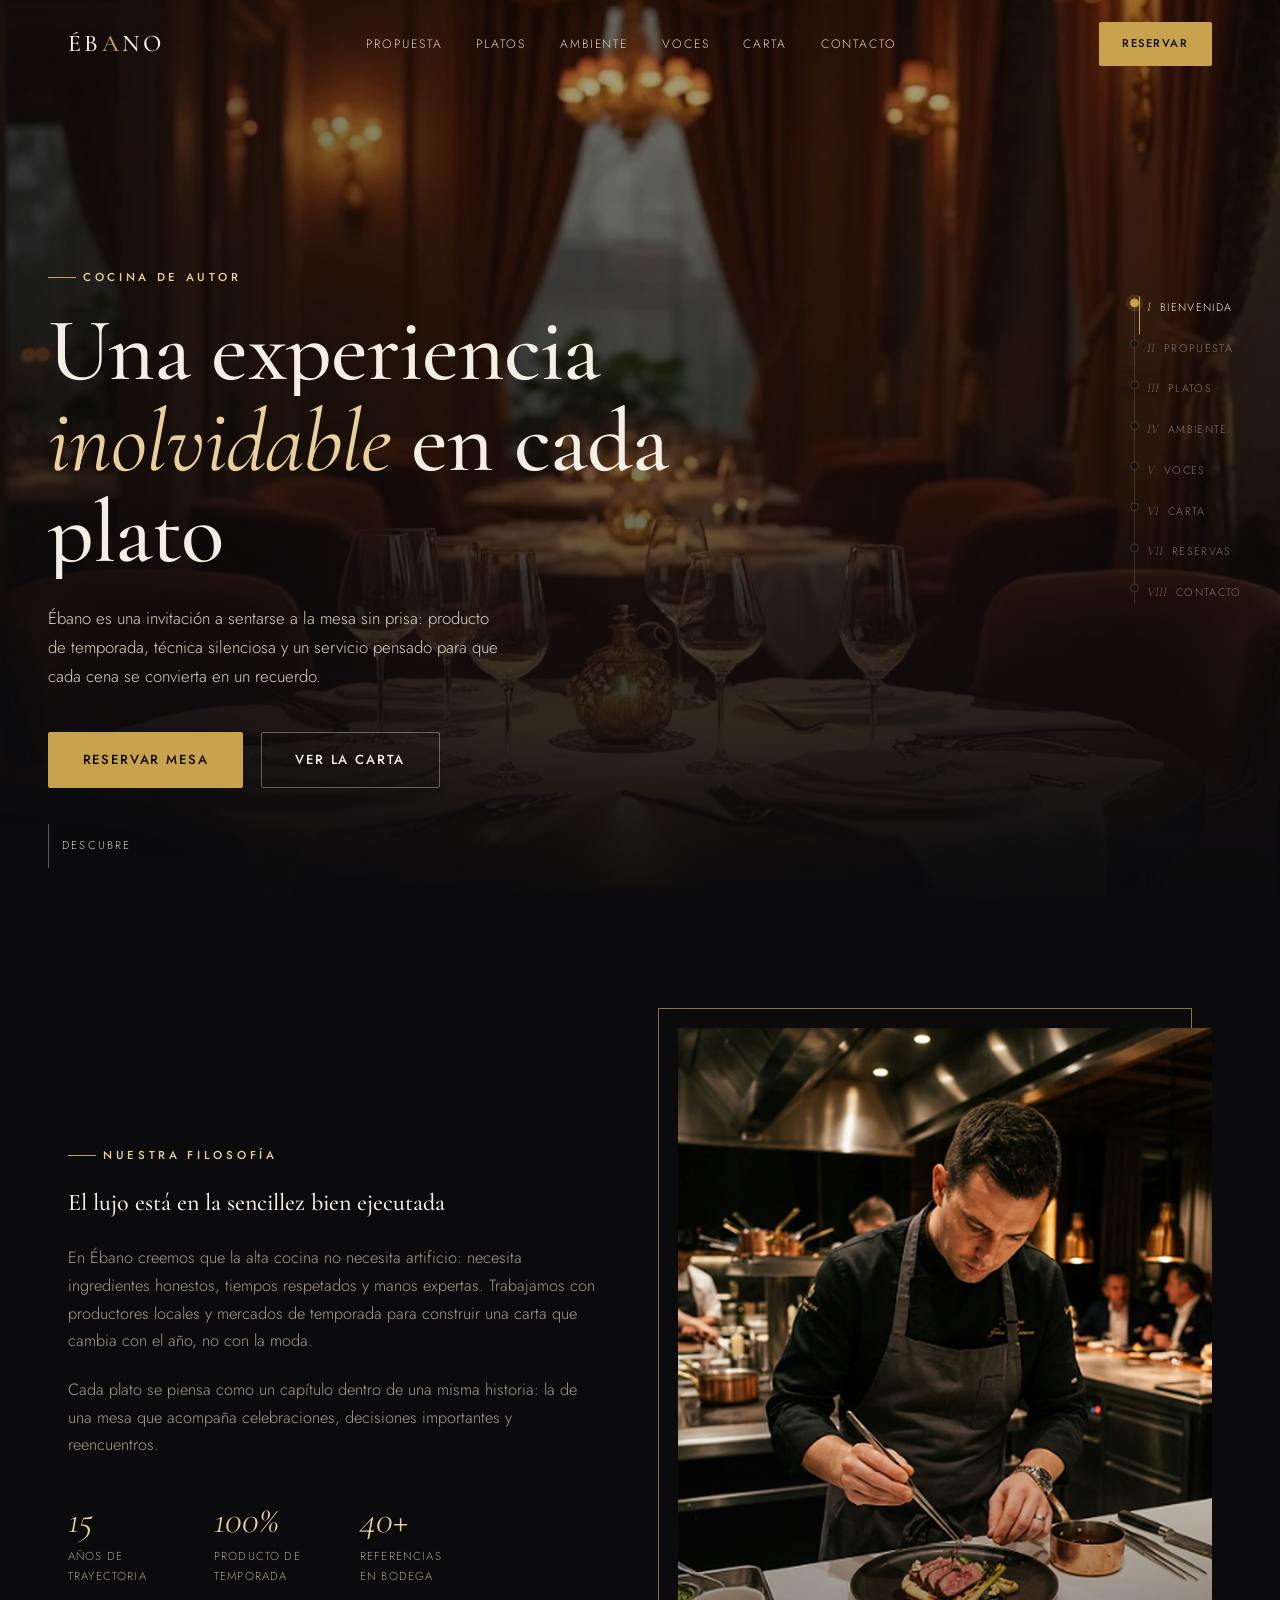
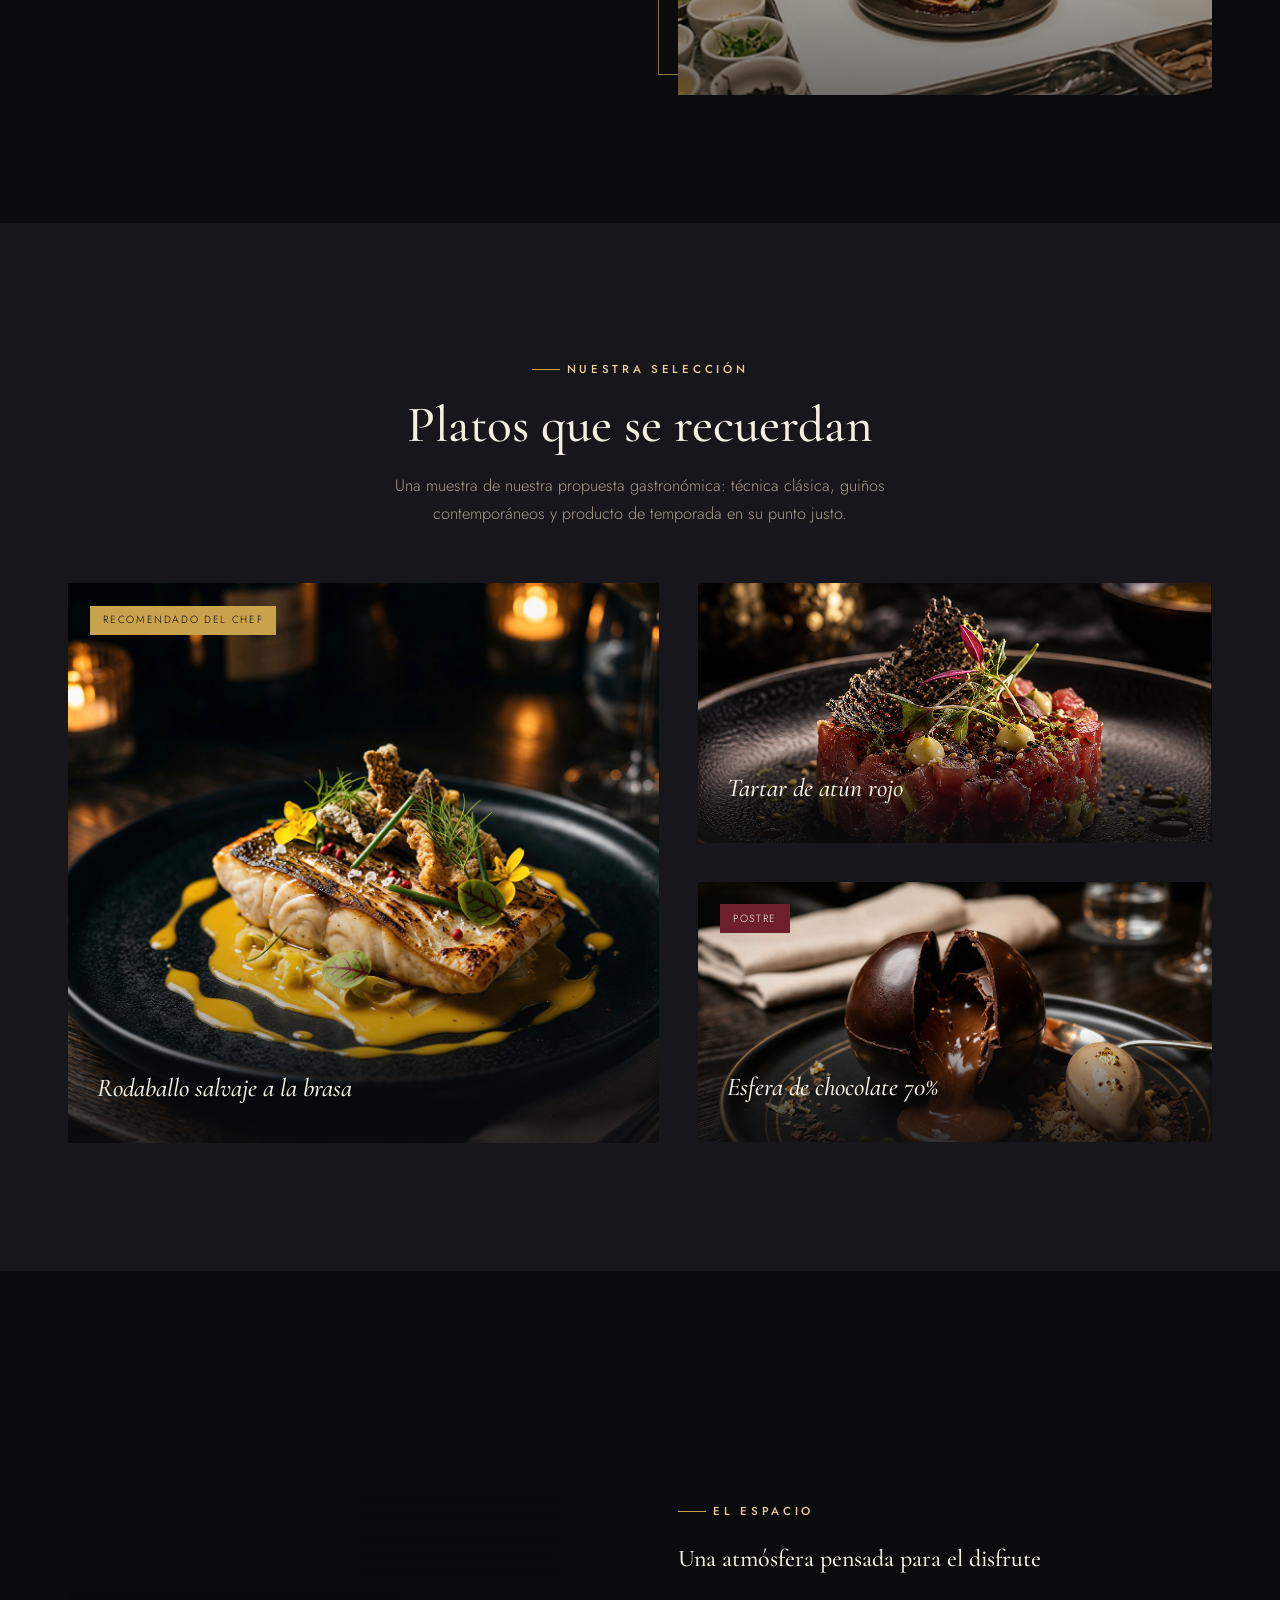
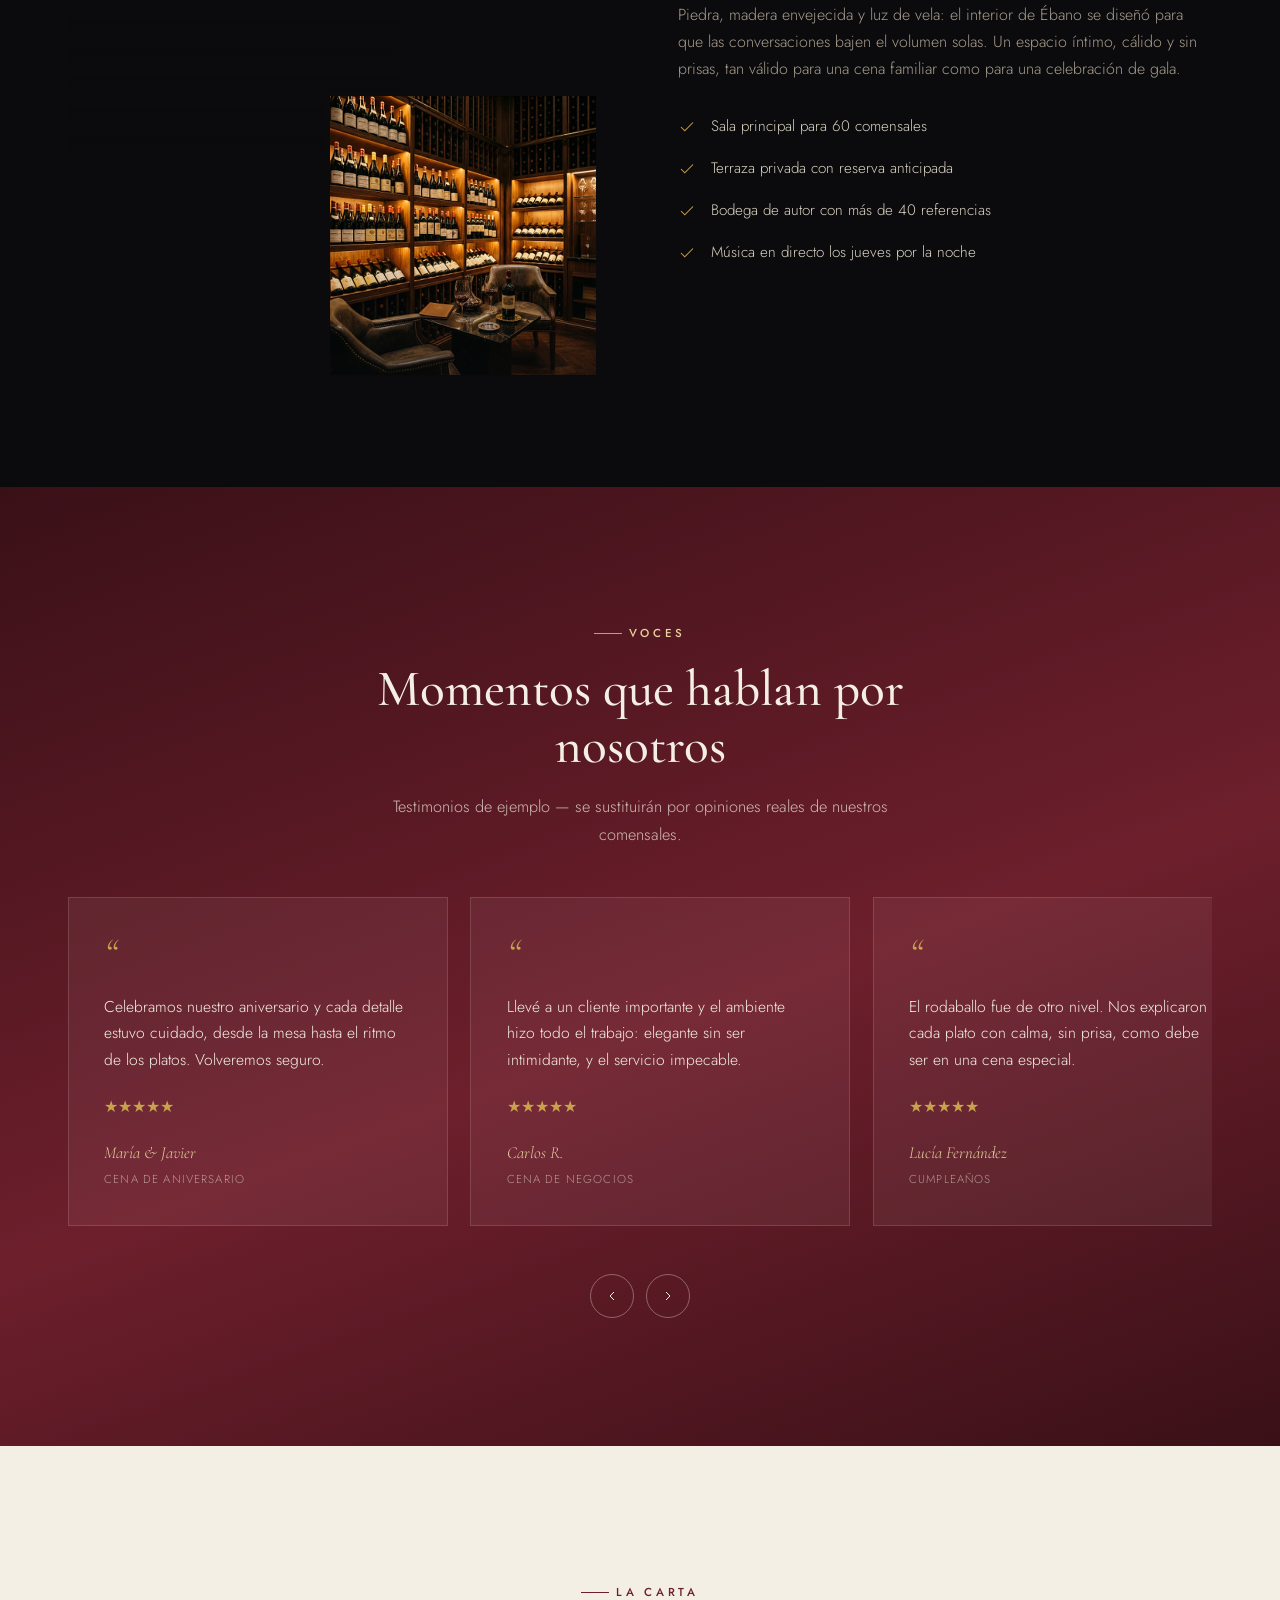
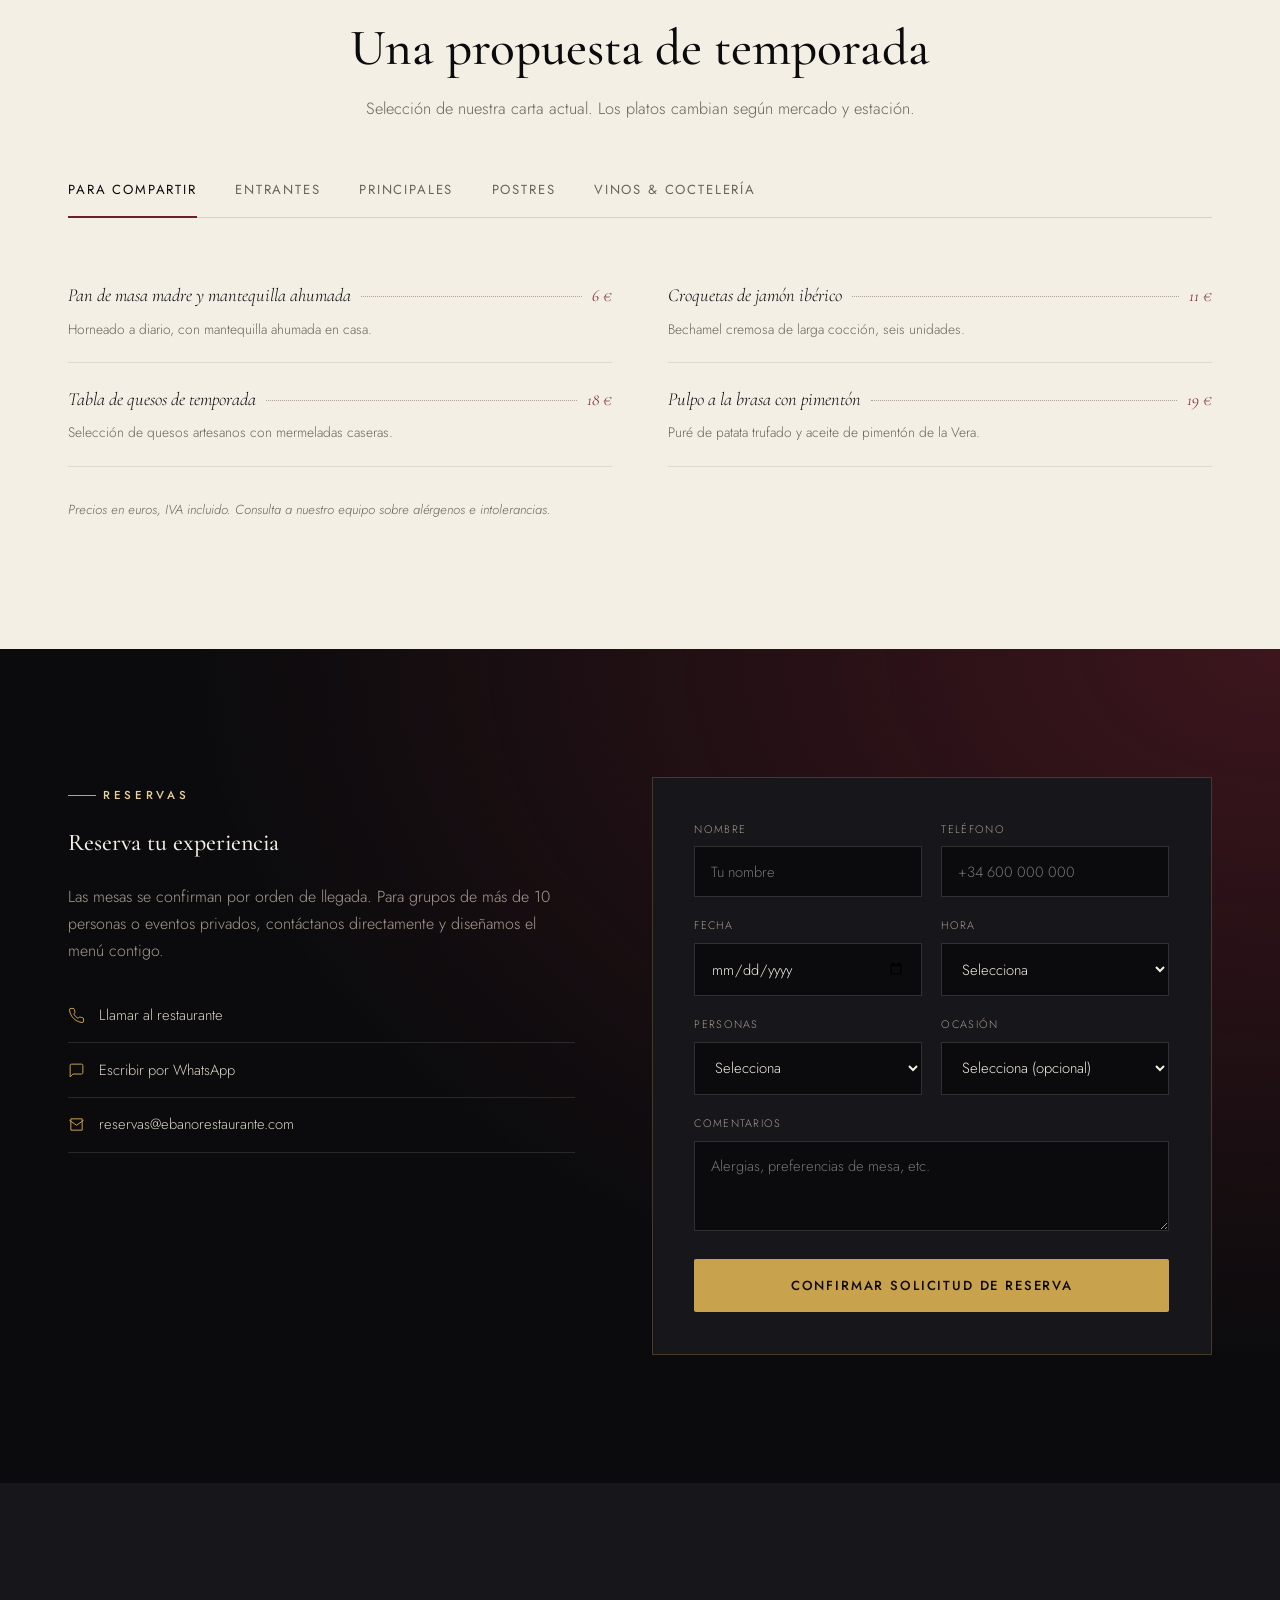
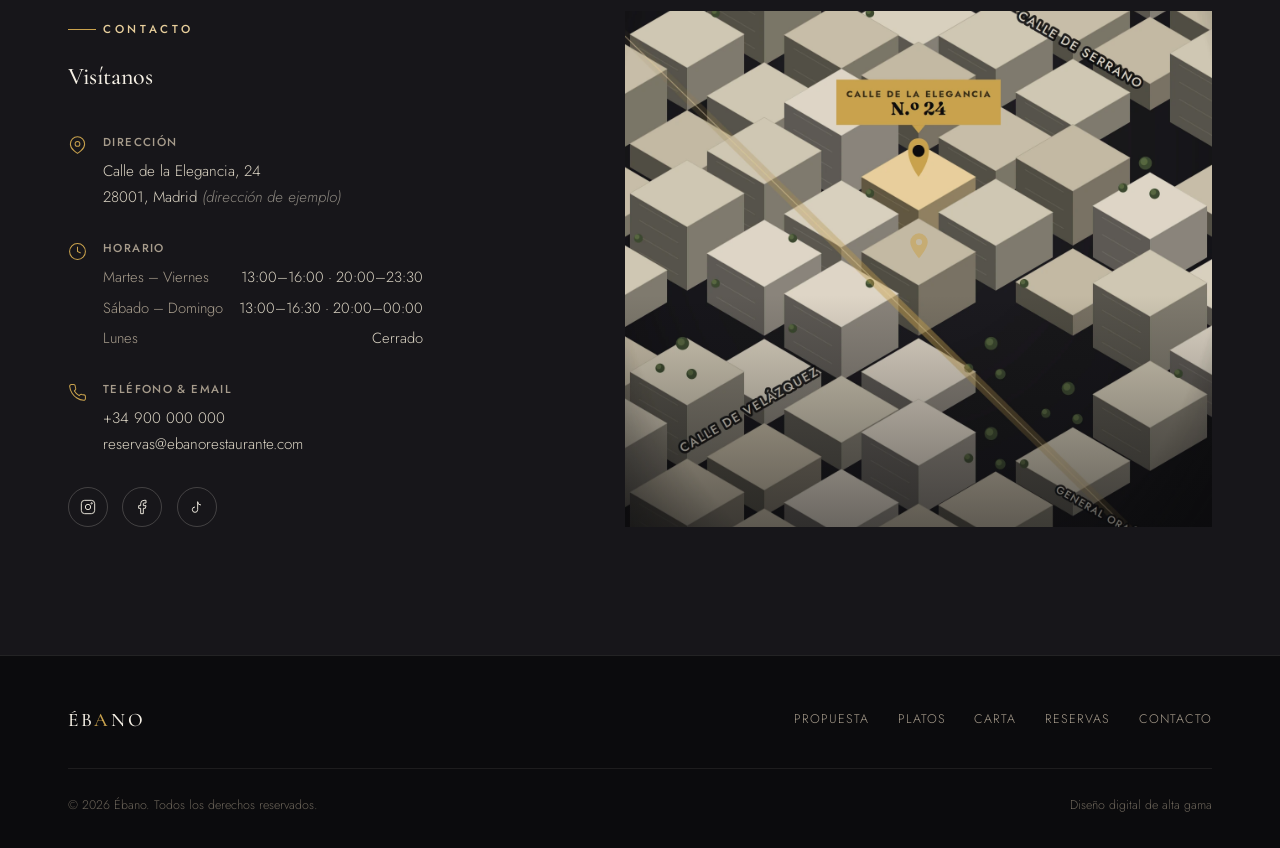
<file: Ebano Restaurant/index.html>
<!DOCTYPE html>
<html lang="es">
<head>
<meta charset="UTF-8">
<meta name="viewport" content="width=device-width, initial-scale=1.0">
<title>Ébano — Cocina de Autor</title>
<meta name="description" content="Ébano, cocina de autor. Una experiencia gastronómica excepcional para cenas, celebraciones y citas especiales.">

<link rel="preconnect" href="https://fonts.googleapis.com">
<link rel="preconnect" href="https://fonts.gstatic.com" crossorigin>
<link href="https://fonts.googleapis.com/css2?family=Cormorant+Garamond:ital,wght@0,300;0,400;0,500;0,600;0,700;1,400;1,500;1,600&family=Jost:wght@300;400;500;600&display=swap" rel="stylesheet">

<style>
/* ============================================================
   TOKENS
============================================================ */
:root{
  --ink: #0b0b0d;
  --ink-2: #0f0f12;
  --charcoal: #17161a;
  --charcoal-2: #211f24;
  --gold: #c9a24d;
  --gold-soft: #e8cf9c;
  --gold-dim: #8a743f;
  --warm-white: #f4efe4;
  --warm-white-dim: #d9d2c2;
  --wine: #6d1f2c;
  --wine-deep: #3a1017;
  --stone: #a79c8c;
  --stone-dark: #6b6459;

  --font-display: 'Cormorant Garamond', serif;
  --font-body: 'Jost', sans-serif;

  --container: 1240px;
  --gap: clamp(1.25rem, 3vw, 2.5rem);
  --section-pad: clamp(5rem, 10vw, 9rem);
  --header-h: 88px;

  --ease: cubic-bezier(.22,1,.36,1);
}

@media (prefers-reduced-motion: reduce){
  *{ animation-duration: 0.001ms !important; animation-iteration-count: 1 !important; transition-duration: 0.001ms !important; scroll-behavior: auto !important; }
}

*,*::before,*::after{ box-sizing: border-box; }
html{ scroll-behavior: smooth; }
body{
  margin:0;
  background: var(--ink);
  color: var(--warm-white);
  font-family: var(--font-body);
  font-weight: 300;
  line-height: 1.7;
  -webkit-font-smoothing: antialiased;
  overflow-x: hidden;
}
img{ max-width:100%; display:block; }
a{ color: inherit; text-decoration: none; }
ul{ list-style: none; margin:0; padding:0; }
h1,h2,h3,h4{ font-family: var(--font-display); font-weight: 500; margin: 0; color: var(--warm-white); }
p{ margin:0; }
button{ font-family: var(--font-body); cursor:pointer; }
section{ scroll-margin-top: var(--header-h); position: relative; }
::selection{ background: var(--gold); color: var(--ink); }

::-webkit-scrollbar{ width:10px; }
::-webkit-scrollbar-track{ background: var(--ink); }
::-webkit-scrollbar-thumb{ background: var(--charcoal-2); border-radius: 10px; }

.container{ max-width: var(--container); margin: 0 auto; padding: 0 clamp(1.5rem, 5vw, 3rem); }

.eyebrow{
  display:inline-flex; align-items:center; gap:.6em;
  font-family: var(--font-body); font-size: .72rem; letter-spacing: .32em; text-transform: uppercase;
  color: var(--gold-soft); font-weight: 500; margin-bottom: 1.1rem;
}
.eyebrow::before{ content:""; width: 28px; height:1px; background: var(--gold); display:inline-block; }
.eyebrow.on-light{ color: var(--wine); }
.eyebrow.on-light::before{ background: var(--wine); }

.section-head{ max-width: 680px; }
.section-head.center{ margin: 0 auto; text-align:center; }
.section-head h2{ font-size: clamp(2.1rem, 4vw, 3.4rem); line-height: 1.12; }
.section-head p{ margin-top: 1.1rem; color: var(--stone); font-size: 1.02rem; max-width: 560px; }
.section-head.center p{ margin-left:auto; margin-right:auto; }

/* Buttons */
.btn{
  display:inline-flex; align-items:center; justify-content:center; gap:.6rem;
  padding: 1rem 2.1rem; font-size: .82rem; letter-spacing:.14em; text-transform:uppercase; font-weight:500;
  border-radius: 2px; border: 1px solid transparent; transition: transform .5s var(--ease), background .4s ease, color .4s ease, border-color .4s ease, box-shadow .4s ease;
  white-space: nowrap;
}
.btn-gold{ background: var(--gold); color: var(--ink); }
.btn-gold:hover{ background: var(--gold-soft); transform: translateY(-2px); box-shadow: 0 14px 30px -10px rgba(201,162,77,.45); }
.btn-ghost{ border-color: rgba(244,239,228,.35); color: var(--warm-white); background: transparent; }
.btn-ghost:hover{ border-color: var(--gold); color: var(--gold-soft); transform: translateY(-2px); }
.btn-ghost.on-light{ border-color: rgba(58,16,23,.3); color: var(--ink); }
.btn-ghost.on-light:hover{ border-color: var(--wine); color: var(--wine); }
.btn-sm{ padding: .72rem 1.4rem; font-size:.7rem; }
.btn-block{ width:100%; }

/* Reveal on scroll */
.reveal{ opacity:0; transform: translateY(28px); transition: opacity .9s var(--ease), transform .9s var(--ease); }
.reveal.is-visible{ opacity:1; transform: translateY(0); }
.reveal-d1{ transition-delay:.08s; } .reveal-d2{ transition-delay:.16s; } .reveal-d3{ transition-delay:.24s; } .reveal-d4{ transition-delay:.32s; }

/* Placeholder media component */
.placeholder-media{
  position:relative; overflow:hidden; background:
    linear-gradient(135deg, var(--charcoal) 0%, var(--charcoal-2) 50%, var(--charcoal) 100%);
  display:flex; align-items:center; justify-content:center;
  border: 1px dashed rgba(201,162,77,.35);
}
.placeholder-media::before{
  content:""; position:absolute; inset:0;
  background: repeating-linear-gradient(45deg, rgba(244,239,228,.025) 0 2px, transparent 2px 14px);
}
.placeholder-media .ph-inner{
  position:relative; z-index:1; display:flex; flex-direction:column; align-items:center; gap:.6rem;
  color: var(--stone); text-align:center; padding: 1rem;
}
.placeholder-media svg{ width:34px; height:34px; opacity:.55; }
.placeholder-media .ph-label{ font-size:.68rem; letter-spacing:.14em; text-transform:uppercase; opacity:.7; max-width: 220px; }
.placeholder-media.shimmer::after{
  content:""; position:absolute; inset:0;
  background: linear-gradient(100deg, transparent 30%, rgba(201,162,77,.08) 50%, transparent 70%);
  background-size: 220% 100%;
  animation: shimmer 6s ease-in-out infinite;
}
@keyframes shimmer{ 0%{background-position:180% 0;} 100%{background-position:-40% 0;} }

/* Real photo variant — same box/positioning as placeholder-media, just swaps the empty state for an actual image */
.placeholder-media.has-image{ border:none; background:none; }
.placeholder-media.has-image::before{ content:none; }
.placeholder-media.has-image.shimmer::after{ content:none; }
.placeholder-media.has-image img{
  position:absolute; inset:0; width:100%; height:100%; object-fit:cover; display:block; z-index:0;
}
.placeholder-media.has-image .img-shade{
  position:absolute; inset:0; z-index:1;
  background: linear-gradient(180deg, rgba(11,11,13,0) 55%, rgba(11,11,13,.55) 100%);
  pointer-events:none;
}

/* ============================================================
   CURTAIN INTRO
============================================================ */
.curtain{ position: fixed; inset:0; z-index: 999; pointer-events:none; }
.curtain-panel{ position:absolute; top:0; bottom:0; width:50%; background: var(--ink); transition: transform 1.3s var(--ease); }
.curtain-panel.left{ left:0; transform: translateX(0); }
.curtain-panel.right{ right:0; transform: translateX(0); }
.curtain-mark{
  position:absolute; top:50%; left:50%; transform: translate(-50%,-50%);
  font-family: var(--font-display); font-style:italic; font-weight:400; color: var(--gold-soft);
  font-size: 1.4rem; letter-spacing:.06em; opacity:1; transition: opacity .5s ease;
}
body.curtain-open .curtain-panel.left{ transform: translateX(-100%); }
body.curtain-open .curtain-panel.right{ transform: translateX(100%); }
body.curtain-open .curtain-mark{ opacity:0; }
body.curtain-done .curtain{ display:none; }

/* ============================================================
   HEADER / NAV
============================================================ */
.site-header{
  position: fixed; top:0; left:0; right:0; z-index: 500; height: var(--header-h);
  display:flex; align-items:center;
  background: transparent;
  transition: background .5s ease, box-shadow .5s ease, height .4s ease, backdrop-filter .5s ease;
}
.site-header.scrolled{
  background: rgba(11,11,13,.82); backdrop-filter: blur(14px); -webkit-backdrop-filter: blur(14px);
  box-shadow: 0 1px 0 rgba(201,162,77,.18); height: 76px;
}
.nav-inner{ width:100%; display:flex; align-items:center; justify-content:space-between; }
.logo{ font-family: var(--font-display); font-size: 1.5rem; letter-spacing:.14em; color: var(--warm-white); font-weight:500; }
.logo em{ color: var(--gold); font-style: normal; }
.nav-links{ display:flex; align-items:center; gap: 2.1rem; }
.nav-link{ font-size:.76rem; letter-spacing:.16em; text-transform:uppercase; color: var(--warm-white-dim); position:relative; padding: .3rem 0; transition: color .3s ease; }
.nav-link::after{ content:""; position:absolute; left:0; bottom:-2px; width:0; height:1px; background: var(--gold); transition: width .35s var(--ease); }
.nav-link:hover{ color: var(--warm-white); }
.nav-link:hover::after{ width:100%; }
.nav-right{ display:flex; align-items:center; gap:1.4rem; }
.nav-toggle{ display:none; flex-direction:column; gap:5px; background:none; border:none; padding: .6rem; z-index: 501; }
.nav-toggle span{ width:22px; height:1px; background: var(--warm-white); transition: transform .35s ease, opacity .35s ease; }

/* ============================================================
   COURSE RAIL (signature element)
============================================================ */
.course-rail{
  position: fixed; right: clamp(1rem, 3vw, 2.4rem); top:50%; transform: translateY(-50%);
  z-index: 400; display:flex; align-items:center;
}
.rail-track{ position:absolute; left:5px; top:0; bottom:0; width:1px; background: rgba(244,239,228,.14); }
.rail-progress{ position:absolute; left:5px; top:0; width:1px; background: var(--gold); height:0%; transition: height .2s linear; }
.rail-list{ display:flex; flex-direction:column; gap: 1.15rem; padding-left: 1.1rem; }
.rail-list li{ display:flex; align-items:baseline; gap:.6rem; cursor:pointer; opacity:.45; transition: opacity .4s ease; }
.rail-list li::before{ content:""; position:absolute; left:1px; width:9px; height:9px; margin-top:.15rem; border-radius:50%; background: var(--ink); border:1px solid var(--stone-dark); transition: all .4s ease; }
.rail-list li.active{ opacity:1; }
.rail-list li.active::before{ background: var(--gold); border-color: var(--gold); box-shadow: 0 0 0 4px rgba(201,162,77,.16); }
.rail-num{ font-family: var(--font-display); font-style:italic; font-size:.82rem; color: var(--gold-soft); }
.rail-label{ font-size:.68rem; letter-spacing:.12em; text-transform:uppercase; white-space:nowrap; }
@media (max-width: 1180px){ .course-rail{ display:none; } }

/* ============================================================
   HERO
============================================================ */
.hero{ position:relative; min-height:100vh; display:flex; align-items:flex-end; overflow:hidden; }
.hero-media{ position:absolute; inset:-8% -4%; }
.hero-media .placeholder-media{ width:100%; height:100%; border:none; }
.hero-overlay{
  position:absolute; inset:0;
  background:
    linear-gradient(180deg, rgba(11,11,13,.35) 0%, rgba(11,11,13,.55) 55%, rgba(11,11,13,.96) 100%),
    linear-gradient(90deg, rgba(11,11,13,.55) 0%, transparent 40%);
}
.hero-content{ position:relative; z-index:2; padding: 0 clamp(1.5rem,5vw,3rem) clamp(4.5rem,9vw,7rem); width:100%; }
.hero-content .eyebrow{ color: var(--gold-soft); }
.hero-title{
  font-size: clamp(2.6rem, 7vw, 6.2rem); line-height: 1.02; font-weight: 500; letter-spacing:-.01em;
  max-width: 15ch;
}
.hero-title .word{ display:inline-block; overflow:hidden; vertical-align:top; }
.hero-title .word span{ display:inline-block; transform: translateY(110%); transition: transform 1s var(--ease); }
.hero-title em{ font-style: italic; font-weight:400; color: var(--gold-soft); }
body.curtain-done .hero-title .word span{ transform: translateY(0); }
.hero-sub{ margin-top: 1.6rem; max-width: 46ch; color: var(--warm-white-dim); font-size: 1.05rem; }
.hero-actions{ margin-top: 2.6rem; display:flex; gap:1.1rem; flex-wrap:wrap; }
.hero-scroll{
  position:absolute; left: clamp(1.5rem,5vw,3rem); bottom: 2rem; z-index:2;
  display:flex; align-items:center; gap:.8rem; color: var(--warm-white-dim); font-size:.7rem; letter-spacing:.2em; text-transform:uppercase;
}
.hero-scroll .line{ width:1px; height: 44px; background: rgba(244,239,228,.35); position:relative; overflow:hidden; }
.hero-scroll .line::after{ content:""; position:absolute; top:-100%; left:0; width:100%; height:100%; background: var(--gold); animation: scrollline 2.4s ease-in-out infinite; }
@keyframes scrollline{ 0%{ top:-100%; } 60%{ top:100%; } 100%{ top:100%; } }

/* ============================================================
   PROPUESTA
============================================================ */
.propuesta{ padding: var(--section-pad) 0; background: var(--ink); }
.propuesta .container{ display:grid; grid-template-columns: 1fr 1fr; gap: clamp(2.5rem,6vw,5rem); align-items:center; }
.propuesta-media{ position:relative; }
.propuesta-media::before{
  content:""; position:absolute; top: -20px; left: -20px; right: 20px; bottom: 20px;
  border: 1px solid var(--gold-dim); z-index:0;
}
.propuesta-media .placeholder-media{ position:relative; z-index:1; aspect-ratio: 4/5; width:100%; }
.propuesta-text p{ color: var(--stone); font-size: 1.02rem; margin-top: 1.3rem; }
.stats-row{ display:flex; gap: clamp(1.6rem,4vw,3rem); margin-top: 2.6rem; flex-wrap:wrap; }
.stat{ }
.stat-num{ font-family: var(--font-display); font-style:italic; font-size: 2.4rem; color: var(--gold-soft); line-height:1; }
.stat-label{ margin-top:.5rem; font-size:.72rem; letter-spacing:.1em; text-transform:uppercase; color: var(--stone); max-width:14ch; }

/* ============================================================
   PLATOS
============================================================ */
.platos{ padding: var(--section-pad) 0; background: var(--charcoal); }
.dishes-grid{ margin-top: 3.5rem; display:grid; grid-template-columns: 1.15fr 1fr; gap: var(--gap); }
.dish-side{ display:flex; flex-direction:column; gap: var(--gap); }
.dish-card{ position:relative; border-radius:2px; overflow:hidden; cursor:default; }
.dish-card .placeholder-media{ width:100%; height:100%; border:none; transition: transform 1.4s var(--ease); }
.dish-card:hover .placeholder-media{ transform: scale(1.06); }
.dish-card.featured{ min-height: 560px; }
.dish-side .dish-card{ min-height: 260px; }
.dish-tag{
  position:absolute; top: 1.4rem; left:1.4rem; z-index:2; font-size:.65rem; letter-spacing:.16em; text-transform:uppercase;
  color: var(--ink); background: var(--gold); padding:.35rem .8rem;
}
.dish-info{
  position:absolute; left:0; right:0; bottom:0; z-index:2; padding: 1.8rem;
  background: linear-gradient(0deg, rgba(11,11,13,.94) 10%, rgba(11,11,13,.5) 60%, transparent 100%);
  transform: translateY(46%); transition: transform .6s var(--ease);
}
.dish-card:hover .dish-info{ transform: translateY(0); }
.dish-name{ font-size: clamp(1.3rem,2vw,1.8rem); font-style: italic; }
.dish-desc{ margin-top:.6rem; color: var(--warm-white-dim); font-size:.9rem; max-width: 40ch; opacity:0; transition: opacity .4s ease .1s; }
.dish-card:hover .dish-desc{ opacity:1; }
.dish-price{ margin-top:.8rem; color: var(--gold-soft); font-size:.85rem; letter-spacing:.06em; }

/* ============================================================
   AMBIENTE
============================================================ */
.ambiente{ padding: var(--section-pad) 0; background: var(--ink); overflow:hidden; }
.ambiente-grid{ display:grid; grid-template-columns: 1fr 1fr; gap: clamp(2.5rem,6vw,5rem); align-items:center; }
.ambiente-mosaic{ position:relative; height: clamp(380px, 46vw, 560px); }
.mosaic-item{ position:absolute; overflow:hidden; }
.mosaic-item .placeholder-media{ width:100%; height:100%; border:none; }
.mosaic-1{ width:62%; height:70%; top:0; left:0; z-index:2; }
.mosaic-2{ width:52%; height:52%; right:0; bottom:0; z-index:3; border: 6px solid var(--ink); }
.mosaic-3{ width:38%; height:34%; right:8%; top:6%; z-index:1; opacity:.85; }
.ambiente-text p{ color: var(--stone); margin-top: 1.3rem; }
.feature-list{ margin-top: 2rem; display:flex; flex-direction:column; gap: 1rem; }
.feature-item{ display:flex; align-items:center; gap:.9rem; color: var(--warm-white-dim); font-size:.95rem; }
.feature-item svg{ width:18px; height:18px; color: var(--gold); flex-shrink:0; }

/* ============================================================
   VOCES / TESTIMONIALS
============================================================ */
.voces{ padding: var(--section-pad) 0; background: linear-gradient(160deg, var(--wine-deep) 0%, var(--wine) 55%, var(--wine-deep) 100%); }
.voces .eyebrow{ color: var(--gold-soft); }
.voces .section-head p{ color: rgba(244,239,228,.75); }
.testimonial-wrap{ position:relative; margin-top: 3rem; }
.testimonial-track{
  display:flex; gap: 1.4rem; overflow-x:auto; scroll-snap-type: x mandatory; padding-bottom: 1rem;
  scrollbar-width: none;
}
.testimonial-track::-webkit-scrollbar{ display:none; }
.t-card{
  scroll-snap-align:start; flex: 0 0 clamp(280px, 34vw, 380px); background: rgba(244,239,228,.06);
  border: 1px solid rgba(244,239,228,.14); padding: 2.2rem; display:flex; flex-direction:column; gap:1.2rem;
}
.t-quote-mark{ font-family: var(--font-display); font-style:italic; font-size: 2.6rem; color: var(--gold); line-height:1; }
.t-text{ color: var(--warm-white); font-size:.98rem; flex-grow:1; }
.t-stars{ display:flex; gap:.2rem; color: var(--gold); }
.t-stars svg{ width:14px; height:14px; }
.t-name{ font-family: var(--font-display); font-style:italic; color: var(--gold-soft); font-size:1.05rem; }
.t-occasion{ font-size:.72rem; letter-spacing:.1em; text-transform:uppercase; color: rgba(244,239,228,.55); margin-top:.15rem; }
.carousel-controls{ display:flex; gap:.8rem; justify-content:center; margin-top:2rem; }
.carousel-btn{
  width:44px; height:44px; border-radius:50%; border:1px solid rgba(244,239,228,.35); background:transparent;
  display:flex; align-items:center; justify-content:center; color: var(--warm-white); transition: all .35s ease;
}
.carousel-btn:hover{ border-color: var(--gold); color: var(--gold-soft); }
.carousel-btn svg{ width:16px; height:16px; }

/* ============================================================
   CARTA / MENU  (light "paper" section — signature contrast)
============================================================ */
.carta{ padding: var(--section-pad) 0; background: var(--warm-white); color: var(--ink); }
.carta .eyebrow{ color: var(--wine); }
.carta .eyebrow::before{ background: var(--wine); }
.carta .section-head h2{ color: var(--ink); }
.carta .section-head p{ color: var(--stone-dark); }
.menu-tabs{ margin-top: 3rem; display:flex; gap: clamp(1.2rem,3vw,2.4rem); flex-wrap:wrap; border-bottom: 1px solid rgba(58,16,23,.15); padding-bottom: 0; }
.menu-tab{
  background:none; border:none; padding: .6rem 0 1.1rem; font-size:.82rem; letter-spacing:.14em; text-transform:uppercase;
  color: var(--stone-dark); position:relative; transition: color .3s ease;
}
.menu-tab::after{ content:""; position:absolute; left:0; right:0; bottom:-1px; height:2px; background: var(--wine); transform: scaleX(0); transform-origin:left; transition: transform .4s var(--ease); }
.menu-tab.active{ color: var(--ink); }
.menu-tab.active::after{ transform: scaleX(1); }
.menu-panel{ display:none; margin-top: 2.6rem; }
.menu-panel.active{ display:block; animation: fadein .5s ease; }
@keyframes fadein{ from{ opacity:0; transform: translateY(8px);} to{ opacity:1; transform: translateY(0);} }
.menu-grid{ display:grid; grid-template-columns: 1fr 1fr; gap: 0 3.5rem; }
.menu-item{ display:flex; flex-direction:column; padding: 1.3rem 0; border-bottom: 1px solid rgba(58,16,23,.1); }
.menu-item-top{ display:flex; align-items:baseline; gap:.6rem; }
.menu-item-name{ font-family: var(--font-display); font-style:italic; font-size:1.15rem; white-space:nowrap; }
.menu-item-leader{ flex-grow:1; border-bottom:1px dotted rgba(58,16,23,.35); transform: translateY(-4px); }
.menu-item-price{ font-family: var(--font-display); font-style:italic; font-size:1.05rem; color: var(--wine); white-space:nowrap; }
.menu-item-desc{ margin-top:.4rem; font-size:.86rem; color: var(--stone-dark); max-width: 46ch; }
.menu-note{ margin-top: 2rem; font-size:.82rem; color: var(--stone-dark); font-style:italic; }

/* ============================================================
   RESERVAS
============================================================ */
.reservas{ padding: var(--section-pad) 0; background: radial-gradient(ellipse at top right, rgba(109,31,44,.5), transparent 60%), var(--ink); }
.reservas-grid{ display:grid; grid-template-columns: .95fr 1.05fr; gap: clamp(2.5rem,6vw,5rem); align-items:flex-start; }
.reservas-text p{ color: var(--stone); margin-top:1.2rem; }
.quick-actions{ margin-top: 2.4rem; display:flex; flex-direction:column; gap:.9rem; }
.quick-action{ display:flex; align-items:center; gap:.9rem; color: var(--warm-white-dim); font-size:.92rem; border-bottom:1px solid rgba(244,239,228,.12); padding-bottom:.9rem; transition: color .3s ease; }
.quick-action:hover{ color: var(--gold-soft); }
.quick-action svg{ width:17px; height:17px; color: var(--gold); flex-shrink:0; }

.res-card{ background: var(--charcoal); border: 1px solid rgba(201,162,77,.25); padding: clamp(1.8rem,4vw,2.6rem); position:relative; }
.res-form{ display:grid; grid-template-columns: 1fr 1fr; gap: 1.2rem; }
.field{ display:flex; flex-direction:column; gap:.5rem; }
.field.full{ grid-column: 1 / -1; }
.field label{ font-size:.68rem; letter-spacing:.12em; text-transform:uppercase; color: var(--stone); }
.field input, .field select, .field textarea{
  background: var(--ink); border: 1px solid rgba(244,239,228,.16); color: var(--warm-white);
  padding: .85rem 1rem; font-family: var(--font-body); font-size:.92rem; font-weight:300; transition: border-color .3s ease;
}
.field input:focus, .field select:focus, .field textarea:focus{ outline:none; border-color: var(--gold); }
.field textarea{ resize: vertical; min-height: 90px; }
.res-submit{ grid-column: 1/-1; margin-top:.6rem; }
.res-success{ display:none; flex-direction:column; align-items:center; text-align:center; gap:1.1rem; padding: 2.4rem 1rem; }
.res-success.show{ display:flex; animation: fadein .6s ease; }
.res-success .check{ width:56px; height:56px; border-radius:50%; border:1px solid var(--gold); display:flex; align-items:center; justify-content:center; }
.res-success .check svg{ width:24px; height:24px; color: var(--gold); }
.res-success h4{ font-style:italic; font-size:1.4rem; }
.res-success p{ color: var(--stone); font-size:.92rem; max-width: 34ch; }

/* ============================================================
   CONTACTO
============================================================ */
.contacto{ padding: var(--section-pad) 0; background: var(--charcoal); }
.contacto-grid{ display:grid; grid-template-columns: .9fr 1.1fr; gap: clamp(2.5rem,6vw,5rem); align-items:stretch; }
.info-block{ margin-bottom: 1.8rem; display:flex; gap:1rem; }
.info-block svg{ width:19px; height:19px; color: var(--gold); flex-shrink:0; margin-top:.2rem; }
.info-block h4{ font-size:.72rem; letter-spacing:.12em; text-transform:uppercase; color: var(--stone); font-family: var(--font-body); font-weight:500; margin-bottom:.4rem; }
.info-block p{ color: var(--warm-white-dim); font-size:.95rem; }
.hours-table{ display:flex; flex-direction:column; gap:.35rem; }
.hours-row{ display:flex; justify-content:space-between; gap:1rem; font-size:.92rem; color: var(--warm-white-dim); }
.hours-row span:first-child{ color: var(--stone); }
.social-row{ display:flex; gap:.9rem; margin-top:1.6rem; }
.social-icon{ width:40px; height:40px; border:1px solid rgba(244,239,228,.2); border-radius:50%; display:flex; align-items:center; justify-content:center; transition: all .3s ease; }
.social-icon:hover{ border-color: var(--gold); background: var(--gold); color: var(--ink); }
.social-icon svg{ width:16px; height:16px; }
.map-placeholder{ min-height: 380px; height:100%; position:relative; }
.map-placeholder .pin{ position:absolute; top:50%; left:50%; transform: translate(-50%,-100%); color: var(--gold); }
.map-placeholder .pin svg{ width:30px; height:30px; }

/* ============================================================
   FOOTER
============================================================ */
.site-footer{ background: var(--ink); border-top: 1px solid rgba(244,239,228,.1); padding: 3rem 0 2rem; }
.footer-top{ display:flex; justify-content:space-between; align-items:center; flex-wrap:wrap; gap:1.5rem; padding-bottom: 2rem; border-bottom: 1px solid rgba(244,239,228,.08); }
.footer-links{ display:flex; gap: 1.8rem; flex-wrap:wrap; }
.footer-links a{ font-size:.78rem; letter-spacing:.08em; text-transform:uppercase; color: var(--stone); transition: color .3s ease; }
.footer-links a:hover{ color: var(--gold-soft); }
.footer-bottom{ padding-top:1.6rem; display:flex; justify-content:space-between; flex-wrap:wrap; gap:1rem; font-size:.78rem; color: var(--stone-dark); }

/* ============================================================
   CUSTOM CURSOR (pointer devices only)
============================================================ */
.cursor-ring{ position:fixed; width:30px; height:30px; border:1px solid var(--gold); border-radius:50%; pointer-events:none; z-index:600; transform: translate(-50%,-50%); transition: width .25s ease, height .25s ease, opacity .3s ease, border-color .25s ease; opacity:0; }
.cursor-ring.active{ opacity:.9; }
.cursor-ring.big{ width:54px; height:54px; background: rgba(201,162,77,.08); }
@media (hover:none), (max-width:900px){ .cursor-ring{ display:none; } }

/* ============================================================
   RESPONSIVE
============================================================ */
@media (max-width: 980px){
  .propuesta .container, .ambiente-grid, .reservas-grid, .contacto-grid{ grid-template-columns: 1fr; }
  .propuesta-media{ order:-1; }
  .dishes-grid{ grid-template-columns: 1fr; }
  .dish-card.featured{ min-height: 380px; }
  .menu-grid{ grid-template-columns: 1fr; }
  .res-form{ grid-template-columns: 1fr; }
}
@media (max-width: 900px){
  .nav-links{
    position: fixed; inset: 0 0 0 auto; width: min(78vw, 340px); background: var(--ink-2);
    flex-direction:column; align-items:flex-start; justify-content:center; gap: 2rem; padding: 2rem;
    transform: translateX(100%); transition: transform .5s var(--ease); box-shadow: -10px 0 40px rgba(0,0,0,.4);
  }
  .nav-links.open{ transform: translateX(0); }
  .nav-toggle{ display:flex; }
  body.nav-open .nav-toggle span:nth-child(1){ transform: translateY(6px) rotate(45deg); }
  body.nav-open .nav-toggle span:nth-child(2){ opacity:0; }
  body.nav-open .nav-toggle span:nth-child(3){ transform: translateY(-6px) rotate(-45deg); }
  .nav-right .btn{ display:none; }
}
@media (max-width: 640px){
  .hero-title{ max-width: 100%; }
  .stats-row{ gap: 1.6rem; }
  .footer-top, .footer-bottom{ flex-direction:column; align-items:flex-start; }
}
</style>
</head>
<body>

<!-- CURTAIN INTRO -->
<div class="curtain" id="curtain" aria-hidden="true">
  <div class="curtain-panel left"></div>
  <div class="curtain-panel right"></div>
  <div class="curtain-mark">É B A N O</div>
</div>

<div class="cursor-ring" id="cursorRing"></div>

<!-- HEADER -->
<header class="site-header" id="siteHeader">
  <div class="container nav-inner">
    <a href="#inicio" class="logo">ÉB<em>A</em>NO</a>
    <nav class="nav-links" id="navLinks">
      <a class="nav-link" href="#propuesta">Propuesta</a>
      <a class="nav-link" href="#platos">Platos</a>
      <a class="nav-link" href="#ambiente">Ambiente</a>
      <a class="nav-link" href="#voces">Voces</a>
      <a class="nav-link" href="#carta">Carta</a>
      <a class="nav-link" href="#contacto">Contacto</a>
    </nav>
    <div class="nav-right">
      <a href="#reservas" class="btn btn-gold btn-sm">Reservar</a>
      <button class="nav-toggle" id="navToggle" aria-label="Abrir menú">
        <span></span><span></span><span></span>
      </button>
    </div>
  </div>
</header>

<!-- COURSE RAIL -->
<aside class="course-rail" id="courseRail">
  <div class="rail-track"><div class="rail-progress" id="railProgress"></div></div>
  <ul class="rail-list">
    <li data-target="inicio" class="active"><span class="rail-num">I</span><span class="rail-label">Bienvenida</span></li>
    <li data-target="propuesta"><span class="rail-num">II</span><span class="rail-label">Propuesta</span></li>
    <li data-target="platos"><span class="rail-num">III</span><span class="rail-label">Platos</span></li>
    <li data-target="ambiente"><span class="rail-num">IV</span><span class="rail-label">Ambiente</span></li>
    <li data-target="voces"><span class="rail-num">V</span><span class="rail-label">Voces</span></li>
    <li data-target="carta"><span class="rail-num">VI</span><span class="rail-label">Carta</span></li>
    <li data-target="reservas"><span class="rail-num">VII</span><span class="rail-label">Reservas</span></li>
    <li data-target="contacto"><span class="rail-num">VIII</span><span class="rail-label">Contacto</span></li>
  </ul>
</aside>

<!-- HERO -->
<section id="inicio" class="hero">
  <div class="hero-media" data-parallax="0.25">
    <div class="placeholder-media has-image">
      <img src="images/hero-salon.webp" alt="Salón principal de Ébano en penumbra, mesas vestidas con velas encendidas y copas de vino" loading="eager" fetchpriority="high" decoding="async">
      <div class="img-shade"></div>
    </div>
  </div>
  <div class="hero-overlay"></div>

  <div class="hero-content">
    <div class="eyebrow reveal">Cocina de autor</div>
    <h1 class="hero-title">
      <div class="word"><span>Una</span></div> <div class="word"><span>experiencia</span></div><br>
      <div class="word"><span><em>inolvidable</em></span></div> <div class="word"><span>en</span></div> <div class="word"><span>cada</span></div> <div class="word"><span>plato</span></div>
    </h1>
    <p class="hero-sub reveal reveal-d2">Ébano es una invitación a sentarse a la mesa sin prisa: producto de temporada, técnica silenciosa y un servicio pensado para que cada cena se convierta en un recuerdo.</p>
    <div class="hero-actions reveal reveal-d3">
      <a href="#reservas" class="btn btn-gold">Reservar mesa</a>
      <a href="#carta" class="btn btn-ghost">Ver la carta</a>
    </div>
  </div>

  <div class="hero-scroll"><span class="line"></span> Descubre</div>
</section>

<!-- PROPUESTA -->
<section id="propuesta" class="section propuesta">
  <div class="container">
    <div class="propuesta-text">
      <div class="eyebrow reveal">Nuestra filosofía</div>
      <h2 class="reveal">El lujo está en la sencillez bien ejecutada</h2>
      <p class="reveal reveal-d1">En Ébano creemos que la alta cocina no necesita artificio: necesita ingredientes honestos, tiempos respetados y manos expertas. Trabajamos con productores locales y mercados de temporada para construir una carta que cambia con el año, no con la moda.</p>
      <p class="reveal reveal-d2">Cada plato se piensa como un capítulo dentro de una misma historia: la de una mesa que acompaña celebraciones, decisiones importantes y reencuentros.</p>
      <div class="stats-row">
        <div class="stat reveal reveal-d1"><div class="stat-num" data-count="15">0</div><div class="stat-label">Años de trayectoria</div></div>
        <div class="stat reveal reveal-d2"><div class="stat-num" data-count="100" data-suffix="%">0%</div><div class="stat-label">Producto de temporada</div></div>
        <div class="stat reveal reveal-d3"><div class="stat-num" data-count="40" data-suffix="+">0</div><div class="stat-label">Referencias en bodega</div></div>
      </div>
    </div>
    <div class="propuesta-media reveal reveal-d2">
      <div class="placeholder-media has-image">
        <img src="images/chef-ejecutivo.webp" alt="Chef ejecutivo de Ébano terminando un emplatado en la cocina abierta" loading="lazy" decoding="async">
        <div class="img-shade"></div>
      </div>
    </div>
  </div>
</section>

<!-- PLATOS -->
<section id="platos" class="section platos">
  <div class="container">
    <div class="section-head center reveal">
      <div class="eyebrow" style="justify-content:center">Nuestra selección</div>
      <h2>Platos que se recuerdan</h2>
      <p>Una muestra de nuestra propuesta gastronómica: técnica clásica, guiños contemporáneos y producto de temporada en su punto justo.</p>
    </div>

    <div class="dishes-grid">
      <div class="dish-card featured reveal reveal-d1">
        <div class="placeholder-media has-image">
          <img src="images/rodaballo.webp" alt="Rodaballo salvaje a la brasa con beurre blanc de azafrán" loading="lazy" decoding="async">
          <div class="img-shade"></div>
        </div>
        <span class="dish-tag">Recomendado del chef</span>
        <div class="dish-info">
          <h3 class="dish-name">Rodaballo salvaje a la brasa</h3>
          <p class="dish-desc">Beurre blanc de azafrán, puerro confitado y crujiente de sus propias escamas.</p>
          <p class="dish-price">34 €</p>
        </div>
      </div>

      <div class="dish-side">
        <div class="dish-card reveal reveal-d2">
          <div class="placeholder-media has-image">
            <img src="images/tartar-atun.webp" alt="Tartar de atún rojo con aguacate ahumado y sésamo negro" loading="lazy" decoding="async">
            <div class="img-shade"></div>
          </div>
          <div class="dish-info">
            <h3 class="dish-name">Tartar de atún rojo</h3>
            <p class="dish-desc">Toques cítricos, aguacate ahumado y sésamo negro tostado.</p>
            <p class="dish-price">21 €</p>
          </div>
        </div>
        <div class="dish-card reveal reveal-d3">
          <div class="placeholder-media has-image">
            <img src="images/esfera-chocolate.webp" alt="Esfera de chocolate 70% con interior líquido de avellana" loading="lazy" decoding="async">
            <div class="img-shade"></div>
          </div>
          <span class="dish-tag" style="background:var(--wine); color:var(--warm-white);">Postre</span>
          <div class="dish-info">
            <h3 class="dish-name">Esfera de chocolate 70%</h3>
            <p class="dish-desc">Corazón líquido de avellana y helado de café tostado en casa.</p>
            <p class="dish-price">12 €</p>
          </div>
        </div>
      </div>
    </div>
  </div>
</section>

<!-- AMBIENTE -->
<section id="ambiente" class="section ambiente">
  <div class="container ambiente-grid">
    <div class="ambiente-mosaic">
      <div class="mosaic-item mosaic-1 reveal" data-parallax="0.06">
        <div class="placeholder-media has-image">
          <img src="images/ambiente-sala.webp" alt="Sala principal de Ébano con madera oscura, luces cálidas colgantes y mesa con velas" loading="lazy" decoding="async">
          <div class="img-shade"></div>
        </div>
      </div>
      <!-- Bodega de vinos -->
      <div class="mosaic-item mosaic-2 reveal reveal-d2" data-parallax="-0.05">
        <div class="placeholder-media has-image">
          <img src="images/bodega-vinos.webp" alt="Bodega de vinos de Ébano con estanterías iluminadas" loading="lazy" decoding="async">
          <div class="img-shade"></div>
        </div>
      </div>
      <!-- Detalle de mesa -->
      <div class="mosaic-item mosaic-3 reveal reveal-d3" data-parallax="0.1">
        <div class="placeholder-media has-image">
          <img src="images/detalle-mesa.webp" alt="Detalle de mesa con copa de vino, cubertería y luz de vela" loading="lazy" decoding="async">
          <div class="img-shade"></div>
        </div>
      </div>
    </div>

    <div class="ambiente-text">
      <div class="eyebrow reveal">El espacio</div>
      <h2 class="reveal">Una atmósfera pensada para el disfrute</h2>
      <p class="reveal reveal-d1">Piedra, madera envejecida y luz de vela: el interior de Ébano se diseñó para que las conversaciones bajen el volumen solas. Un espacio íntimo, cálido y sin prisas, tan válido para una cena familiar como para una celebración de gala.</p>
      <div class="feature-list">
        <div class="feature-item reveal reveal-d1"><svg viewBox="0 0 24 24" fill="none" stroke="currentColor" stroke-width="1.4"><path d="M20 6L9 17l-5-5"/></svg> Sala principal para 60 comensales</div>
        <div class="feature-item reveal reveal-d2"><svg viewBox="0 0 24 24" fill="none" stroke="currentColor" stroke-width="1.4"><path d="M20 6L9 17l-5-5"/></svg> Terraza privada con reserva anticipada</div>
        <div class="feature-item reveal reveal-d3"><svg viewBox="0 0 24 24" fill="none" stroke="currentColor" stroke-width="1.4"><path d="M20 6L9 17l-5-5"/></svg> Bodega de autor con más de 40 referencias</div>
        <div class="feature-item reveal reveal-d4"><svg viewBox="0 0 24 24" fill="none" stroke="currentColor" stroke-width="1.4"><path d="M20 6L9 17l-5-5"/></svg> Música en directo los jueves por la noche</div>
      </div>
    </div>
  </div>
</section>

<!-- VOCES / TESTIMONIOS -->
<section id="voces" class="section voces">
  <div class="container">
    <div class="section-head center reveal">
      <div class="eyebrow" style="justify-content:center">Voces</div>
      <h2>Momentos que hablan por nosotros</h2>
      <p>Testimonios de ejemplo — se sustituirán por opiniones reales de nuestros comensales.</p>
    </div>

    <div class="testimonial-wrap reveal reveal-d1">
      <div class="testimonial-track" id="testimonialTrack">

        <div class="t-card">
          <span class="t-quote-mark">“</span>
          <p class="t-text">Celebramos nuestro aniversario y cada detalle estuvo cuidado, desde la mesa hasta el ritmo de los platos. Volveremos seguro.</p>
          <div class="t-stars">★★★★★</div>
          <div><div class="t-name">María &amp; Javier</div><div class="t-occasion">Cena de aniversario</div></div>
        </div>

        <div class="t-card">
          <span class="t-quote-mark">“</span>
          <p class="t-text">Llevé a un cliente importante y el ambiente hizo todo el trabajo: elegante sin ser intimidante, y el servicio impecable.</p>
          <div class="t-stars">★★★★★</div>
          <div><div class="t-name">Carlos R.</div><div class="t-occasion">Cena de negocios</div></div>
        </div>

        <div class="t-card">
          <span class="t-quote-mark">“</span>
          <p class="t-text">El rodaballo fue de otro nivel. Nos explicaron cada plato con calma, sin prisa, como debe ser en una cena especial.</p>
          <div class="t-stars">★★★★★</div>
          <div><div class="t-name">Lucía Fernández</div><div class="t-occasion">Cumpleaños</div></div>
        </div>

        <div class="t-card">
          <span class="t-quote-mark">“</span>
          <p class="t-text">Fuimos en familia, con niños incluidos, y nos hicieron sentir tan bienvenidos como en cualquier otra mesa. Muy agradecidos.</p>
          <div class="t-stars">★★★★★</div>
          <div><div class="t-name">Familia Ortega</div><div class="t-occasion">Cena familiar</div></div>
        </div>

        <div class="t-card">
          <span class="t-quote-mark">“</span>
          <p class="t-text">Primera cita perfecta: mesa tranquila, carta de vinos con recomendaciones acertadas y un postre que todavía recordamos.</p>
          <div class="t-stars">★★★★★</div>
          <div><div class="t-name">Andrés &amp; Paula</div><div class="t-occasion">Primera cita</div></div>
        </div>

      </div>
      <div class="carousel-controls">
        <button class="carousel-btn" id="tPrev" aria-label="Anterior"><svg viewBox="0 0 24 24" fill="none" stroke="currentColor" stroke-width="1.5"><path d="M15 18l-6-6 6-6"/></svg></button>
        <button class="carousel-btn" id="tNext" aria-label="Siguiente"><svg viewBox="0 0 24 24" fill="none" stroke="currentColor" stroke-width="1.5"><path d="M9 18l6-6-6-6"/></svg></button>
      </div>
    </div>
  </div>
</section>

<!-- CARTA / MENU -->
<section id="carta" class="section carta">
  <div class="container">
    <div class="section-head center reveal">
      <div class="eyebrow on-light" style="justify-content:center">La carta</div>
      <h2>Una propuesta de temporada</h2>
      <p>Selección de nuestra carta actual. Los platos cambian según mercado y estación.</p>
    </div>

    <div class="menu-tabs reveal reveal-d1" id="menuTabs">
      <button class="menu-tab active" data-panel="compartir">Para compartir</button>
      <button class="menu-tab" data-panel="entrantes">Entrantes</button>
      <button class="menu-tab" data-panel="principales">Principales</button>
      <button class="menu-tab" data-panel="postres">Postres</button>
      <button class="menu-tab" data-panel="vinos">Vinos &amp; Coctelería</button>
    </div>

    <div class="menu-panel active" id="panel-compartir">
      <div class="menu-grid">
        <div class="menu-item"><div class="menu-item-top"><span class="menu-item-name">Pan de masa madre y mantequilla ahumada</span><span class="menu-item-leader"></span><span class="menu-item-price">6 €</span></div><p class="menu-item-desc">Horneado a diario, con mantequilla ahumada en casa.</p></div>
        <div class="menu-item"><div class="menu-item-top"><span class="menu-item-name">Croquetas de jamón ibérico</span><span class="menu-item-leader"></span><span class="menu-item-price">11 €</span></div><p class="menu-item-desc">Bechamel cremosa de larga cocción, seis unidades.</p></div>
        <div class="menu-item"><div class="menu-item-top"><span class="menu-item-name">Tabla de quesos de temporada</span><span class="menu-item-leader"></span><span class="menu-item-price">18 €</span></div><p class="menu-item-desc">Selección de quesos artesanos con mermeladas caseras.</p></div>
        <div class="menu-item"><div class="menu-item-top"><span class="menu-item-name">Pulpo a la brasa con pimentón</span><span class="menu-item-leader"></span><span class="menu-item-price">19 €</span></div><p class="menu-item-desc">Puré de patata trufado y aceite de pimentón de la Vera.</p></div>
      </div>
    </div>

    <div class="menu-panel" id="panel-entrantes">
      <div class="menu-grid">
        <div class="menu-item"><div class="menu-item-top"><span class="menu-item-name">Tartar de atún rojo</span><span class="menu-item-leader"></span><span class="menu-item-price">21 €</span></div><p class="menu-item-desc">Toques cítricos, aguacate ahumado y sésamo negro.</p></div>
        <div class="menu-item"><div class="menu-item-top"><span class="menu-item-name">Ravioli de boletus</span><span class="menu-item-leader"></span><span class="menu-item-price">17 €</span></div><p class="menu-item-desc">Mantequilla noisette y parmesano curado 24 meses.</p></div>
        <div class="menu-item"><div class="menu-item-top"><span class="menu-item-name">Vieiras a la plancha</span><span class="menu-item-leader"></span><span class="menu-item-price">23 €</span></div><p class="menu-item-desc">Puré de coliflor asada y vinagreta de cítricos.</p></div>
        <div class="menu-item"><div class="menu-item-top"><span class="menu-item-name">Ensalada de temporada</span><span class="menu-item-leader"></span><span class="menu-item-price">14 €</span></div><p class="menu-item-desc">Vegetales de mercado, queso de cabra y frutos secos.</p></div>
      </div>
    </div>

    <div class="menu-panel" id="panel-principales">
      <div class="menu-grid">
        <div class="menu-item"><div class="menu-item-top"><span class="menu-item-name">Rodaballo salvaje a la brasa</span><span class="menu-item-leader"></span><span class="menu-item-price">34 €</span></div><p class="menu-item-desc">Beurre blanc de azafrán y puerro confitado.</p></div>
        <div class="menu-item"><div class="menu-item-top"><span class="menu-item-name">Solomillo de vaca madurada</span><span class="menu-item-leader"></span><span class="menu-item-price">32 €</span></div><p class="menu-item-desc">Reducción de vino tinto, foie y patata fondant.</p></div>
        <div class="menu-item"><div class="menu-item-top"><span class="menu-item-name">Steak tartare "Ébano"</span><span class="menu-item-leader"></span><span class="menu-item-price">26 €</span></div><p class="menu-item-desc">Corte a cuchillo, yema curada y trufa de temporada.</p></div>
        <div class="menu-item"><div class="menu-item-top"><span class="menu-item-name">Arroz de setas y trufa</span><span class="menu-item-leader"></span><span class="menu-item-price">24 €</span></div><p class="menu-item-desc">Caldo de setas silvestres y aceite de trufa negra.</p></div>
      </div>
    </div>

    <div class="menu-panel" id="panel-postres">
      <div class="menu-grid">
        <div class="menu-item"><div class="menu-item-top"><span class="menu-item-name">Esfera de chocolate 70%</span><span class="menu-item-leader"></span><span class="menu-item-price">12 €</span></div><p class="menu-item-desc">Corazón líquido de avellana y helado de café.</p></div>
        <div class="menu-item"><div class="menu-item-top"><span class="menu-item-name">Tarta fina de manzana</span><span class="menu-item-leader"></span><span class="menu-item-price">10 €</span></div><p class="menu-item-desc">Hojaldre crujiente y helado de vainilla de Madagascar.</p></div>
        <div class="menu-item"><div class="menu-item-top"><span class="menu-item-name">Queso de cabra y miel de flores</span><span class="menu-item-leader"></span><span class="menu-item-price">9 €</span></div><p class="menu-item-desc">Con nueces caramelizadas y reducción de miel.</p></div>
        <div class="menu-item"><div class="menu-item-top"><span class="menu-item-name">Cítricos, aceite de oliva y albahaca</span><span class="menu-item-leader"></span><span class="menu-item-price">9 €</span></div><p class="menu-item-desc">Postre ligero de temporada, ideal para cerrar la cena.</p></div>
      </div>
    </div>

    <div class="menu-panel" id="panel-vinos">
      <div class="menu-grid">
        <div class="menu-item"><div class="menu-item-top"><span class="menu-item-name">Copa de vino tinto de la casa</span><span class="menu-item-leader"></span><span class="menu-item-price">7 €</span></div><p class="menu-item-desc">Selección rotativa según temporada.</p></div>
        <div class="menu-item"><div class="menu-item-top"><span class="menu-item-name">Maridaje sugerido (5 copas)</span><span class="menu-item-leader"></span><span class="menu-item-price">38 €</span></div><p class="menu-item-desc">Recorrido por la bodega elegido por nuestro sumiller.</p></div>
        <div class="menu-item"><div class="menu-item-top"><span class="menu-item-name">Cóctel de autor "Ébano"</span><span class="menu-item-leader"></span><span class="menu-item-price">13 €</span></div><p class="menu-item-desc">Base de vino de Oporto, cítricos y toque ahumado.</p></div>
        <div class="menu-item"><div class="menu-item-top"><span class="menu-item-name">Agua mineral / Refrescos</span><span class="menu-item-leader"></span><span class="menu-item-price">4 €</span></div><p class="menu-item-desc">Selección de aguas y refrescos premium.</p></div>
      </div>
    </div>

    <p class="menu-note reveal">Precios en euros, IVA incluido. Consulta a nuestro equipo sobre alérgenos e intolerancias.</p>
  </div>
</section>

<!-- RESERVAS -->
<section id="reservas" class="section reservas">
  <div class="container reservas-grid">
    <div class="reservas-text">
      <div class="eyebrow reveal">Reservas</div>
      <h2 class="reveal">Reserva tu experiencia</h2>
      <p class="reveal reveal-d1">Las mesas se confirman por orden de llegada. Para grupos de más de 10 personas o eventos privados, contáctanos directamente y diseñamos el menú contigo.</p>

      <div class="quick-actions reveal reveal-d2">
        <a href="tel:+340000000" class="quick-action"><svg viewBox="0 0 24 24" fill="none" stroke="currentColor" stroke-width="1.4"><path d="M22 16.9v3a2 2 0 01-2.2 2 19.8 19.8 0 01-8.6-3 19.5 19.5 0 01-6-6A19.8 19.8 0 012.1 4.2 2 2 0 014.1 2h3a2 2 0 012 1.7c.1 1 .3 2 .6 2.9a2 2 0 01-.4 2.1L8.1 10a16 16 0 006 6l1.3-1.2a2 2 0 012.1-.4c.9.3 1.9.5 2.9.6a2 2 0 011.6 2z"/></svg> Llamar al restaurante</a>
        <a href="#" class="quick-action"><svg viewBox="0 0 24 24" fill="none" stroke="currentColor" stroke-width="1.4"><path d="M21 15a2 2 0 01-2 2H7l-4 4V5a2 2 0 012-2h14a2 2 0 012 2z"/></svg> Escribir por WhatsApp</a>
        <a href="mailto:reservas@ebanorestaurante.com" class="quick-action"><svg viewBox="0 0 24 24" fill="none" stroke="currentColor" stroke-width="1.4"><path d="M4 4h16v16H4z"/><path d="M22 6l-10 7L2 6"/></svg> reservas@ebanorestaurante.com</a>
      </div>
    </div>

    <div class="res-card reveal reveal-d2">
      <form class="res-form" id="reservaForm">
        <div class="field"><label for="nombre">Nombre</label><input type="text" id="nombre" required placeholder="Tu nombre"></div>
        <div class="field"><label for="telefono">Teléfono</label><input type="tel" id="telefono" required placeholder="+34 600 000 000"></div>
        <div class="field"><label for="fecha">Fecha</label><input type="date" id="fecha" required></div>
        <div class="field"><label for="hora">Hora</label>
          <select id="hora" required>
            <option value="">Selecciona</option>
            <option>13:30</option><option>14:00</option><option>14:30</option>
            <option>20:30</option><option>21:00</option><option>21:30</option><option>22:00</option>
          </select>
        </div>
        <div class="field"><label for="personas">Personas</label>
          <select id="personas" required>
            <option value="">Selecciona</option>
            <option>1</option><option>2</option><option>3</option><option>4</option><option>5</option><option>6</option><option>7 o más</option>
          </select>
        </div>
        <div class="field"><label for="ocasion">Ocasión</label>
          <select id="ocasion">
            <option value="">Selecciona (opcional)</option>
            <option>Cena romántica</option><option>Cumpleaños</option><option>Reunión de negocios</option><option>Celebración familiar</option><option>Otro</option>
          </select>
        </div>
        <div class="field full"><label for="mensaje">Comentarios</label><textarea id="mensaje" placeholder="Alergias, preferencias de mesa, etc."></textarea></div>
        <button type="submit" class="btn btn-gold btn-block res-submit">Confirmar solicitud de reserva</button>
      </form>
      <div class="res-success" id="resSuccess">
        <div class="check"><svg viewBox="0 0 24 24" fill="none" stroke="currentColor" stroke-width="1.6"><path d="M20 6L9 17l-5-5"/></svg></div>
        <h4>Solicitud recibida</h4>
        <p>Gracias por tu interés en Ébano. Nuestro equipo confirmará tu reserva por teléfono o email en las próximas horas.</p>
        <button class="btn btn-ghost btn-sm" id="resAnother">Hacer otra solicitud</button>
      </div>
    </div>
  </div>
</section>

<!-- CONTACTO -->
<section id="contacto" class="section contacto">
  <div class="container contacto-grid">
    <div class="reveal">
      <div class="eyebrow">Contacto</div>
      <h2 style="margin-bottom:2.2rem;">Visítanos</h2>

      <div class="info-block">
        <svg viewBox="0 0 24 24" fill="none" stroke="currentColor" stroke-width="1.3"><path d="M21 10c0 7-9 12-9 12s-9-5-9-12a9 9 0 0118 0z"/><circle cx="12" cy="10" r="3"/></svg>
        <div><h4>Dirección</h4><p>Calle de la Elegancia, 24<br>28001, Madrid <em style="opacity:.6; font-style:italic;">(dirección de ejemplo)</em></p></div>
      </div>

      <div class="info-block">
        <svg viewBox="0 0 24 24" fill="none" stroke="currentColor" stroke-width="1.3"><circle cx="12" cy="12" r="10"/><path d="M12 6v6l4 2"/></svg>
        <div><h4>Horario</h4>
          <div class="hours-table">
            <div class="hours-row"><span>Martes – Viernes</span><span>13:00–16:00 · 20:00–23:30</span></div>
            <div class="hours-row"><span>Sábado – Domingo</span><span>13:00–16:30 · 20:00–00:00</span></div>
            <div class="hours-row"><span>Lunes</span><span>Cerrado</span></div>
          </div>
        </div>
      </div>

      <div class="info-block">
        <svg viewBox="0 0 24 24" fill="none" stroke="currentColor" stroke-width="1.3"><path d="M22 16.9v3a2 2 0 01-2.2 2 19.8 19.8 0 01-8.6-3 19.5 19.5 0 01-6-6A19.8 19.8 0 012.1 4.2 2 2 0 014.1 2h3a2 2 0 012 1.7c.1 1 .3 2 .6 2.9a2 2 0 01-.4 2.1L8.1 10a16 16 0 006 6l1.3-1.2a2 2 0 012.1-.4c.9.3 1.9.5 2.9.6a2 2 0 011.6 2z"/></svg>
        <div><h4>Teléfono &amp; email</h4><p>+34 900 000 000<br>reservas@ebanorestaurante.com</p></div>
      </div>

      <div class="social-row">
        <a href="#" class="social-icon" aria-label="Instagram"><svg viewBox="0 0 24 24" fill="none" stroke="currentColor" stroke-width="1.4"><rect x="2" y="2" width="20" height="20" rx="5"/><circle cx="12" cy="12" r="4"/><circle cx="17.5" cy="6.5" r="1"/></svg></a>
        <a href="#" class="social-icon" aria-label="Facebook"><svg viewBox="0 0 24 24" fill="none" stroke="currentColor" stroke-width="1.4"><path d="M18 2h-3a5 5 0 00-5 5v3H7v4h3v8h4v-8h3l1-4h-4V7a1 1 0 011-1h3z"/></svg></a>
        <a href="#" class="social-icon" aria-label="TikTok"><svg viewBox="0 0 24 24" fill="none" stroke="currentColor" stroke-width="1.4"><path d="M9 12a4 4 0 104 4V4a5 5 0 005 5"/></svg></a>
      </div>
    </div>

    <div class="map-placeholder placeholder-media has-image reveal reveal-d2">
      <img src="images/mapa-ubicacion.webp" alt="Ubicación de Ébano en el mapa" loading="lazy" decoding="async">
      <div class="img-shade"></div>
      <div class="pin" style="z-index:2;"><svg viewBox="0 0 24 24" fill="currentColor"><path d="M12 2a7 7 0 00-7 7c0 5.2 7 13 7 13s7-7.8 7-13a7 7 0 00-7-7zm0 9.5A2.5 2.5 0 1112 6.5a2.5 2.5 0 010 5z"/></svg></div>
    </div>
  </div>
</section>

<!-- FOOTER -->
<footer class="site-footer">
  <div class="container">
    <div class="footer-top">
      <a href="#inicio" class="logo" style="font-size:1.2rem;">ÉB<em>A</em>NO</a>
      <div class="footer-links">
        <a href="#propuesta">Propuesta</a>
        <a href="#platos">Platos</a>
        <a href="#carta">Carta</a>
        <a href="#reservas">Reservas</a>
        <a href="#contacto">Contacto</a>
      </div>
    </div>
    <div class="footer-bottom">
      <span>© 2026 Ébano. Todos los derechos reservados.</span>
      <span>Diseño digital de alta gama</span>
    </div>
  </div>
</footer>

<script>
document.addEventListener('DOMContentLoaded', () => {
  const reduceMotion = window.matchMedia('(prefers-reduced-motion: reduce)').matches;

  /* ---------- CURTAIN INTRO ---------- */
  requestAnimationFrame(() => {
    setTimeout(() => {
      document.body.classList.add('curtain-open');
      setTimeout(() => document.body.classList.add('curtain-done'), 1400);
    }, reduceMotion ? 0 : 400);
  });

  /* ---------- HEADER SCROLL STATE ---------- */
  const header = document.getElementById('siteHeader');
  const onScrollHeader = () => {
    header.classList.toggle('scrolled', window.scrollY > 40);
  };
  window.addEventListener('scroll', onScrollHeader, { passive: true });
  onScrollHeader();

  /* ---------- MOBILE NAV ---------- */
  const navToggle = document.getElementById('navToggle');
  const navLinks = document.getElementById('navLinks');
  navToggle.addEventListener('click', () => {
    document.body.classList.toggle('nav-open');
    navLinks.classList.toggle('open');
  });
  navLinks.querySelectorAll('a').forEach(a => a.addEventListener('click', () => {
    document.body.classList.remove('nav-open');
    navLinks.classList.remove('open');
  }));

  /* ---------- SCROLL REVEAL ---------- */
  const revealEls = document.querySelectorAll('.reveal');
  const revealObserver = new IntersectionObserver((entries) => {
    entries.forEach(entry => {
      if (entry.isIntersecting) {
        entry.target.classList.add('is-visible');
        revealObserver.unobserve(entry.target);
      }
    });
  }, { threshold: 0.15, rootMargin: '0px 0px -60px 0px' });
  revealEls.forEach(el => revealObserver.observe(el));

  /* ---------- COUNT UP STATS ---------- */
  const counters = document.querySelectorAll('.stat-num');
  const counterObserver = new IntersectionObserver((entries) => {
    entries.forEach(entry => {
      if (!entry.isIntersecting) return;
      const el = entry.target;
      const target = parseInt(el.getAttribute('data-count'), 10);
      const suffix = el.getAttribute('data-suffix') || '';
      const duration = 1400;
      const start = performance.now();
      function step(now){
        const p = Math.min((now - start) / duration, 1);
        const eased = 1 - Math.pow(1 - p, 3);
        el.textContent = Math.round(eased * target) + suffix;
        if (p < 1) requestAnimationFrame(step);
      }
      requestAnimationFrame(step);
      counterObserver.unobserve(el);
    });
  }, { threshold: 0.5 });
  counters.forEach(el => counterObserver.observe(el));

  /* ---------- COURSE RAIL SYNC ---------- */
  const railItems = document.querySelectorAll('.rail-list li');
  const railProgress = document.getElementById('railProgress');
  const sections = Array.from(railItems).map(li => document.getElementById(li.getAttribute('data-target')));
  railItems.forEach(li => li.addEventListener('click', () => {
    document.getElementById(li.getAttribute('data-target')).scrollIntoView({ behavior: reduceMotion ? 'auto' : 'smooth' });
  }));
  const sectionObserver = new IntersectionObserver((entries) => {
    entries.forEach(entry => {
      const idx = sections.indexOf(entry.target);
      if (entry.isIntersecting && idx > -1) {
        railItems.forEach(li => li.classList.remove('active'));
        railItems[idx].classList.add('active');
        railProgress.style.height = ((idx + 1) / sections.length * 100) + '%';
      }
    });
  }, { threshold: 0.4 });
  sections.forEach(s => s && sectionObserver.observe(s));

  /* ---------- PARALLAX ---------- */
  const parallaxEls = document.querySelectorAll('[data-parallax]');
  let ticking = false;
  function updateParallax(){
    const vh = window.innerHeight;
    parallaxEls.forEach(el => {
      const rect = el.getBoundingClientRect();
      const speed = parseFloat(el.getAttribute('data-parallax')) || 0.1;
      const offset = (rect.top + rect.height / 2 - vh / 2) * speed * -1;
      el.style.transform = `translate3d(0, ${offset * 0.15}px, 0)`;
    });
    ticking = false;
  }
  function onScrollParallax(){
    if (!ticking && !reduceMotion) {
      window.requestAnimationFrame(updateParallax);
      ticking = true;
    }
  }
  if (!reduceMotion) {
    window.addEventListener('scroll', onScrollParallax, { passive: true });
    updateParallax();
  }

  /* ---------- TESTIMONIAL CAROUSEL ---------- */
  const track = document.getElementById('testimonialTrack');
  const prevBtn = document.getElementById('tPrev');
  const nextBtn = document.getElementById('tNext');
  const scrollAmount = () => track.querySelector('.t-card').offsetWidth + 22;
  prevBtn.addEventListener('click', () => track.scrollBy({ left: -scrollAmount(), behavior: 'smooth' }));
  nextBtn.addEventListener('click', () => track.scrollBy({ left: scrollAmount(), behavior: 'smooth' }));

  /* ---------- MENU TABS ---------- */
  const tabs = document.querySelectorAll('.menu-tab');
  const panels = document.querySelectorAll('.menu-panel');
  tabs.forEach(tab => tab.addEventListener('click', () => {
    tabs.forEach(t => t.classList.remove('active'));
    panels.forEach(p => p.classList.remove('active'));
    tab.classList.add('active');
    document.getElementById('panel-' + tab.getAttribute('data-panel')).classList.add('active');
  }));

  /* ---------- RESERVATION FORM (demo, no backend) ---------- */
  const form = document.getElementById('reservaForm');
  const success = document.getElementById('resSuccess');
  const again = document.getElementById('resAnother');
  form.addEventListener('submit', (e) => {
    e.preventDefault();
    form.style.display = 'none';
    success.classList.add('show');
  });
  again.addEventListener('click', () => {
    success.classList.remove('show');
    form.style.display = 'grid';
    form.reset();
  });

  /* ---------- CUSTOM CURSOR ---------- */
  const ring = document.getElementById('cursorRing');
  if (window.matchMedia('(hover:hover)').matches) {
    window.addEventListener('mousemove', (e) => {
      ring.style.left = e.clientX + 'px';
      ring.style.top = e.clientY + 'px';
      ring.classList.add('active');
    });
    document.querySelectorAll('a, button, .dish-card, .t-card').forEach(el => {
      el.addEventListener('mouseenter', () => ring.classList.add('big'));
      el.addEventListener('mouseleave', () => ring.classList.remove('big'));
    });
    window.addEventListener('mouseout', (e) => { if (!e.relatedTarget) ring.classList.remove('active'); });
  }
});
</script>

</body>
</html>
</file>
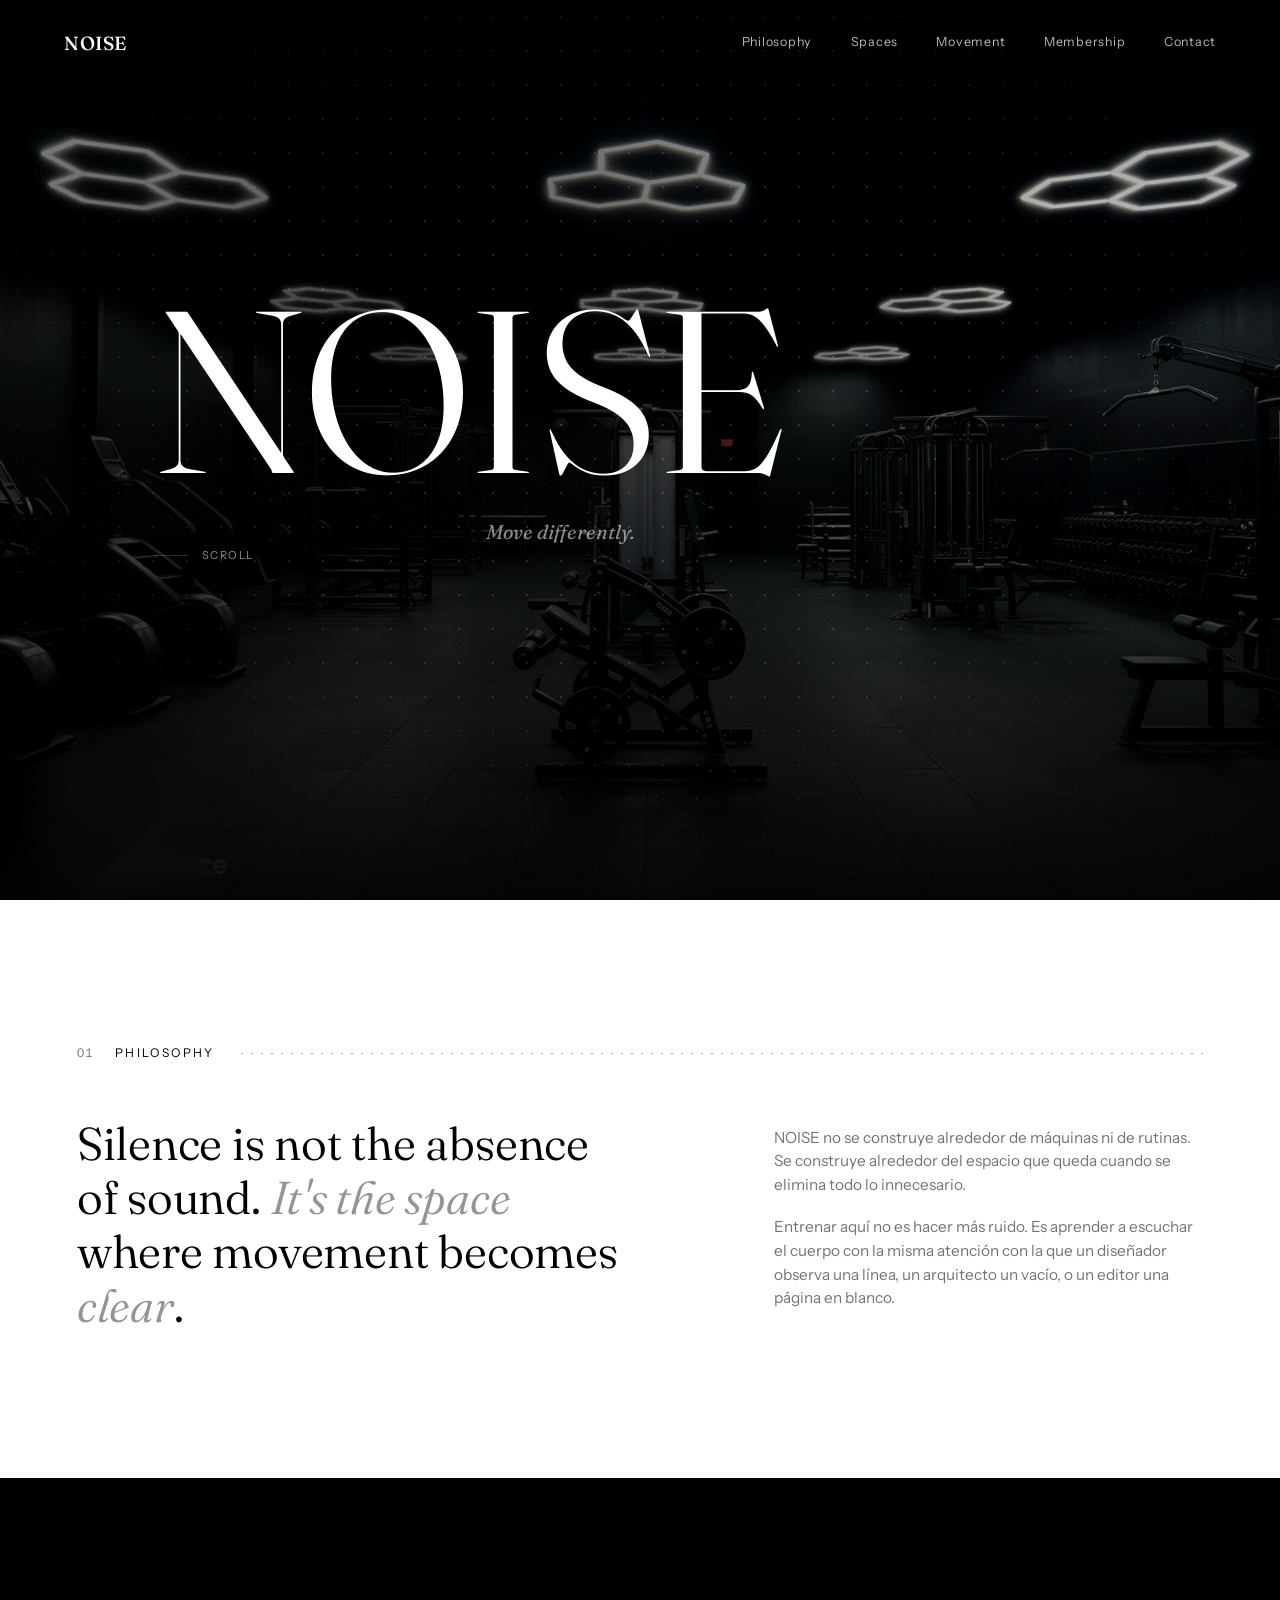
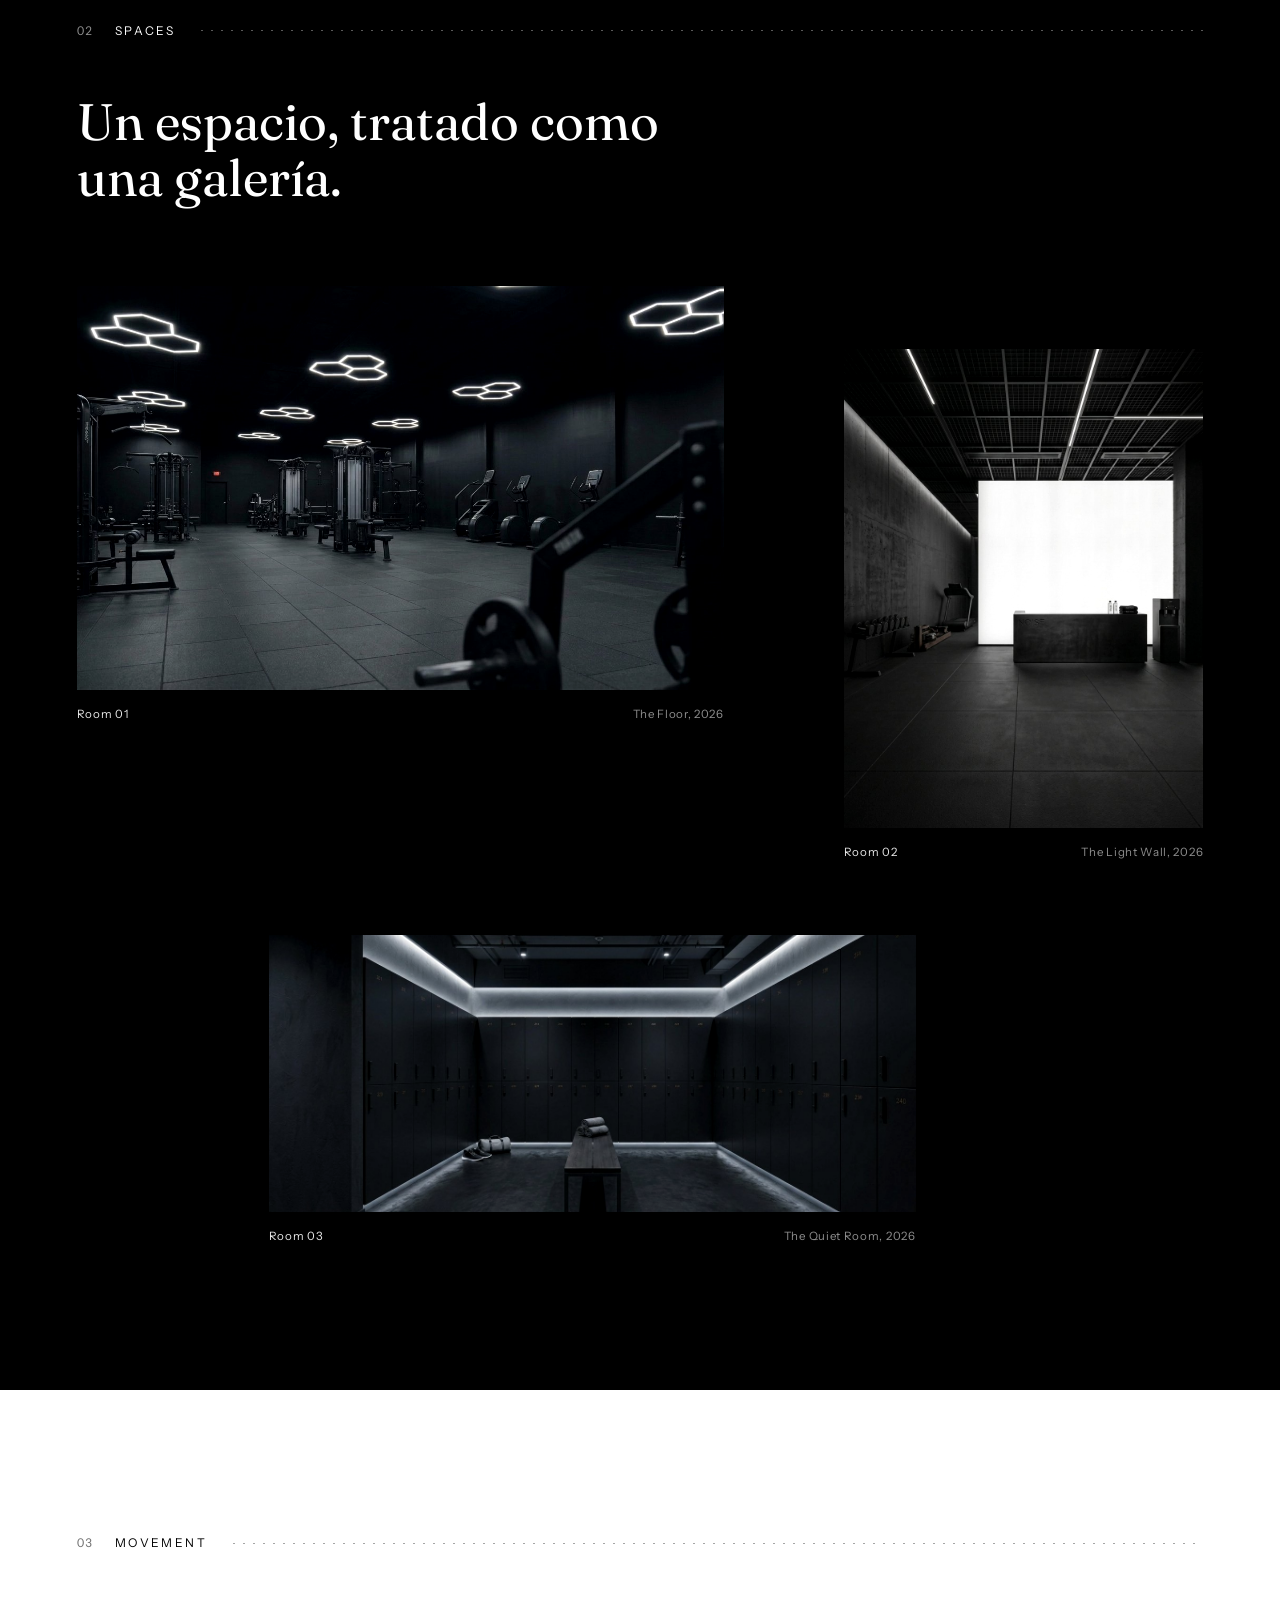
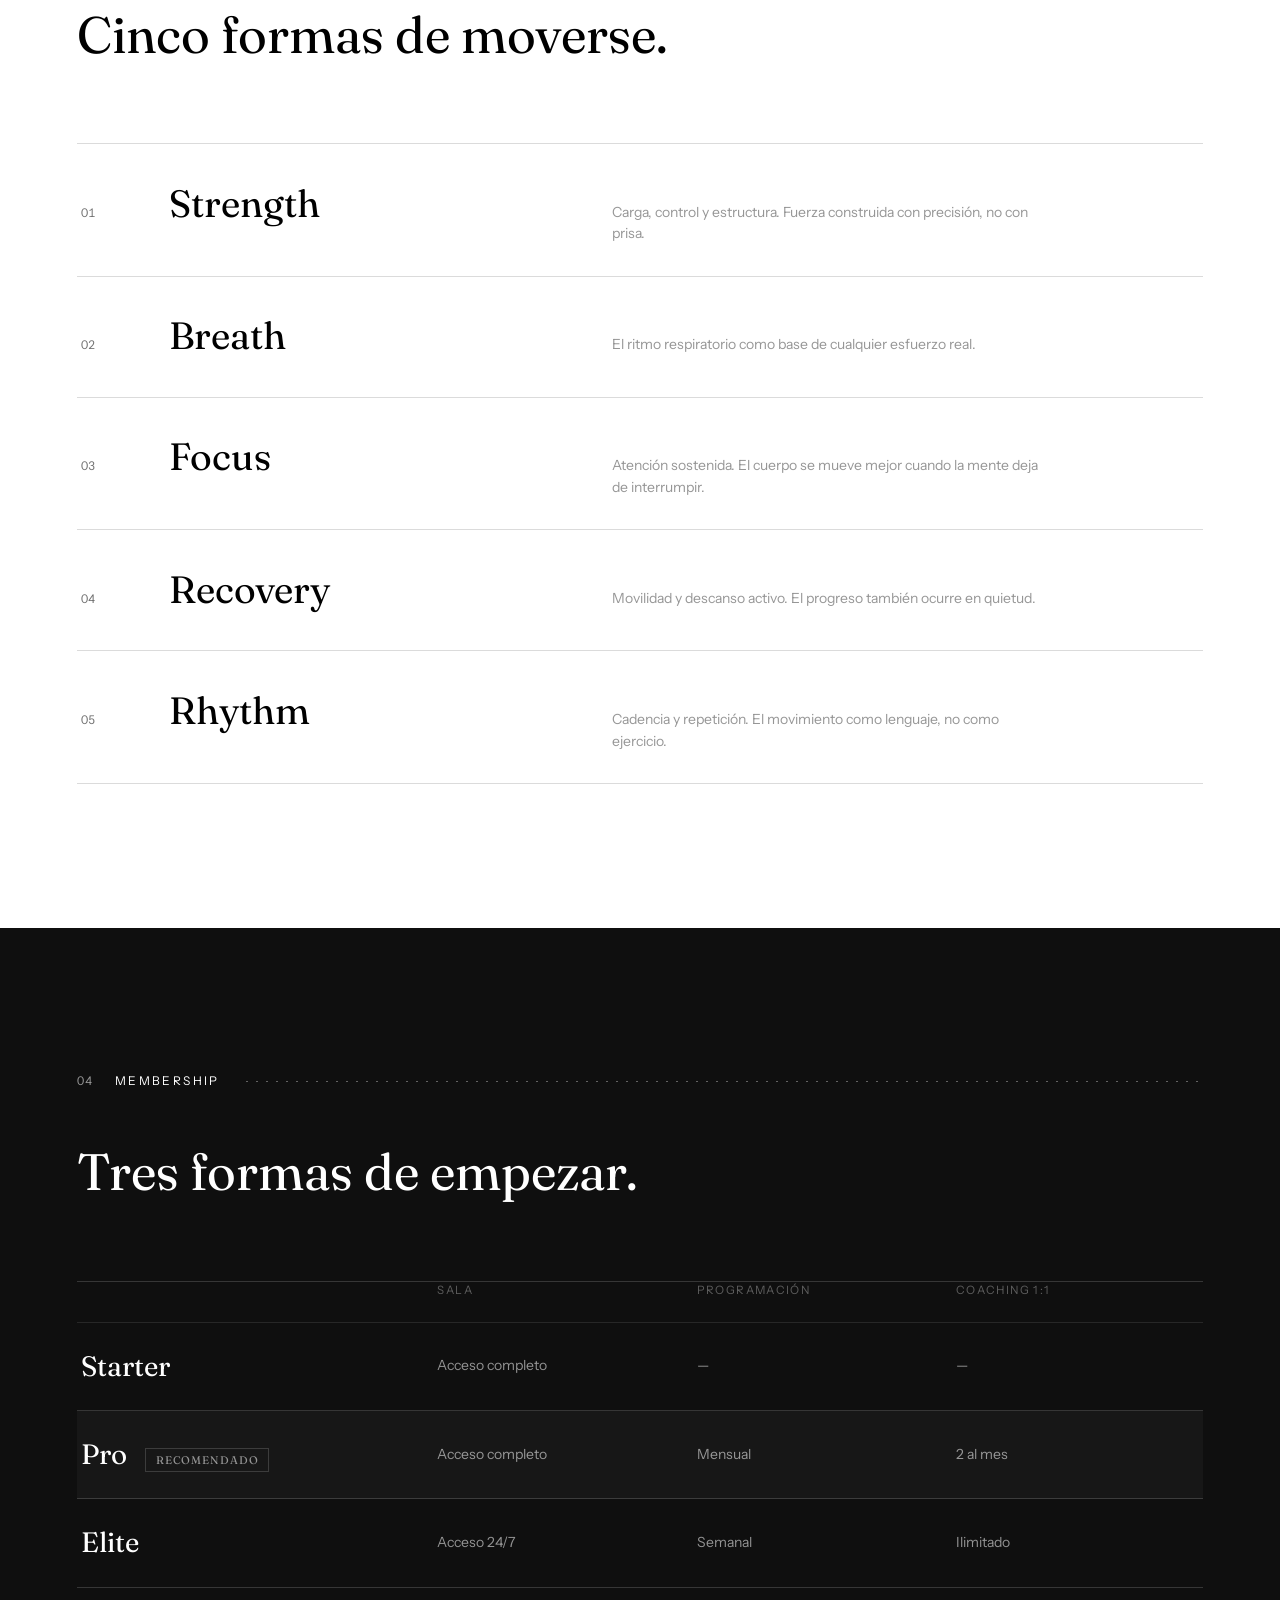
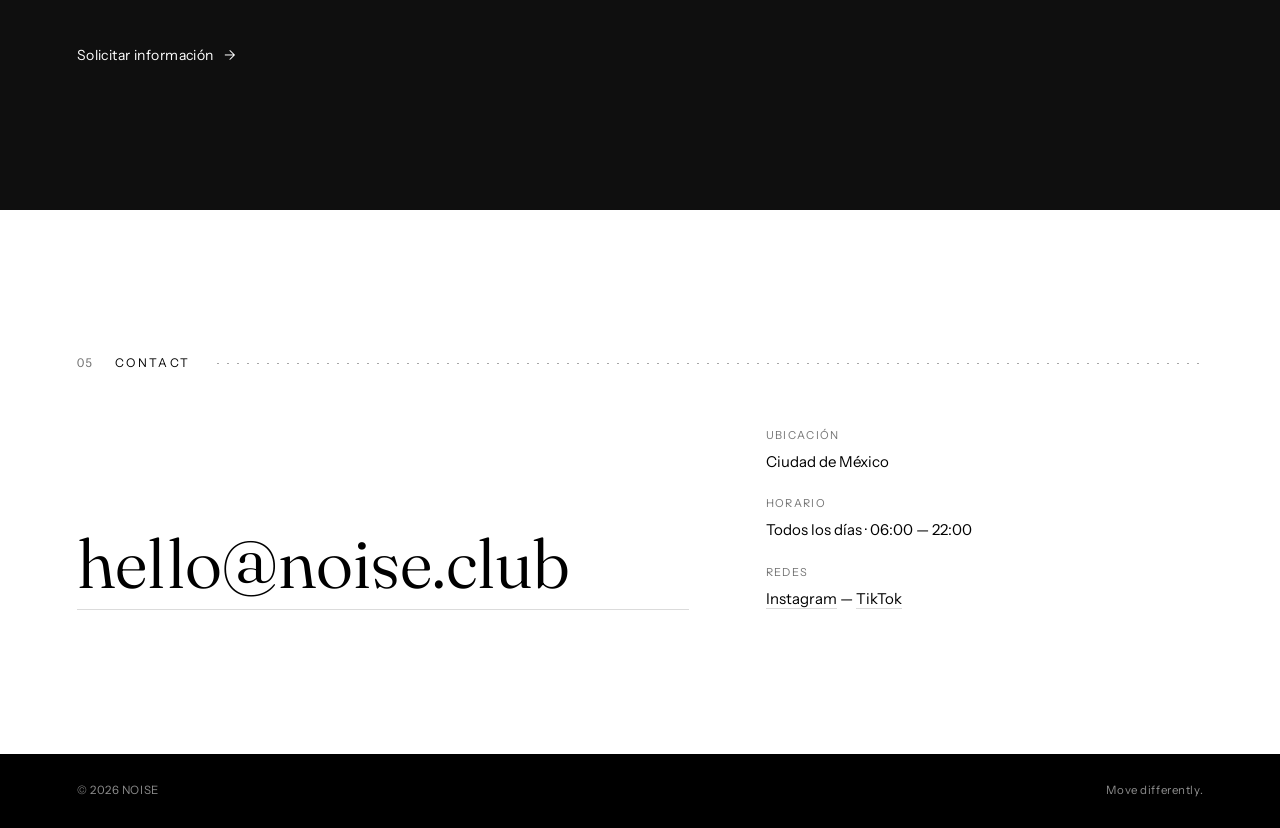
<file: Noise/index.html>
<!DOCTYPE html>
<html lang="es">
<head>
<meta charset="UTF-8">
<meta name="viewport" content="width=device-width, initial-scale=1.0">
<title>NOISE — Move differently.</title>
<meta name="description" content="NOISE. Una marca de movimiento, energía y concentración.">
<link rel="preconnect" href="https://fonts.googleapis.com">
<link rel="preconnect" href="https://fonts.gstatic.com" crossorigin>
<link href="https://fonts.googleapis.com/css2?family=Fraunces:ital,opsz,wght@0,9..144,300;0,9..144,400;0,9..144,500;0,9..144,600;1,9..144,400&family=Instrument+Sans:ital,wght@0,400;0,500;0,600;1,400&display=swap" rel="stylesheet">
<link rel="stylesheet" href="styles.css">
</head>
<body>

<div class="grain" aria-hidden="true"></div>

<!-- ============ NAV ============ -->
<header class="nav" id="nav">
  <a href="#hero" class="wordmark">NOISE</a>

  <nav class="nav-links" id="nav-links">
    <a href="#philosophy">Philosophy</a>
    <a href="#spaces">Spaces</a>
    <a href="#movement">Movement</a>
    <a href="#membership">Membership</a>
    <a href="#contact">Contact</a>
  </nav>

  <button class="burger" id="burger" aria-label="Abrir menú" aria-expanded="false" aria-controls="nav-links">
    <span></span><span></span>
  </button>
</header>

<!-- ============ HERO ============ -->
<section class="hero" id="hero">
  <div class="hero-bg" aria-hidden="true">
    <img src="assets/noise-floor.jpg" alt="" loading="eager">
  </div>

  <div class="field" aria-hidden="true">
    <span class="dots"></span>
  </div>

  <div class="hero-inner">
    <h1 class="hero-word reveal-h" style="--d:0">NOISE</h1>
    <p class="hero-tag reveal-h" style="--d:1">Move differently.</p>
  </div>

  <div class="hero-foot reveal-h" style="--d:2">
    <span class="hero-foot-line"></span>
    <span>Scroll</span>
  </div>
</section>

<!-- ============ 01 PHILOSOPHY ============ -->
<section class="philosophy" id="philosophy">
  <div class="eyebrow-row reveal">
    <span class="num">01</span>
    <span class="eyebrow">Philosophy</span>
  </div>

  <div class="phi-grid">
    <h2 class="phi-statement reveal">
      Silence is not the absence<br> of sound. <em>It's the space</em><br>
      where movement becomes <em>clear</em>.
    </h2>
    <div class="phi-text reveal">
      <p>
        NOISE no se construye alrededor de máquinas ni de rutinas. Se construye
        alrededor del espacio que queda cuando se elimina todo lo innecesario.
      </p>
      <p>
        Entrenar aquí no es hacer más ruido. Es aprender a escuchar el cuerpo
        con la misma atención con la que un diseñador observa una línea, un
        arquitecto un vacío, o un editor una página en blanco.
      </p>
    </div>
  </div>
</section>

<!-- ============ 02 SPACES ============ -->
<section class="spaces" id="spaces">
  <div class="eyebrow-row reveal">
    <span class="num">02</span>
    <span class="eyebrow">Spaces</span>
  </div>
  <h2 class="section-title reveal">Un espacio, tratado como una galería.</h2>

  <div class="gallery">
    <figure class="piece piece-a reveal">
      <div class="ph"><img src="assets/room-01.jpg" alt="Sala principal de NOISE con equipo de entrenamiento." loading="lazy"></div>
      <figcaption><span>Room 01</span><span>The Floor, 2026</span></figcaption>
    </figure>
    <figure class="piece piece-b reveal">
      <div class="ph"><img src="assets/room-02.jpg" alt="Pared de luz en NOISE, vista vertical." loading="lazy"></div>
      <figcaption><span>Room 02</span><span>The Light Wall, 2026</span></figcaption>
    </figure>
    <figure class="piece piece-c reveal">
      <div class="ph"><img src="assets/room-03.jpg" alt="Sala tranquila de NOISE, formato panorámico." loading="lazy"></div>
      <figcaption><span>Room 03</span><span>The Quiet Room, 2026</span></figcaption>
    </figure>
  </div>
</section>

<!-- ============ 03 MOVEMENT ============ -->
<section class="movement" id="movement">
  <div class="eyebrow-row reveal">
    <span class="num">03</span>
    <span class="eyebrow">Movement</span>
  </div>
  <h2 class="section-title reveal">Cinco formas de moverse.</h2>

  <ul class="index-list">
    <li class="index-item reveal">
      <span class="i-num">01</span>
      <span class="i-name">Strength</span>
      <span class="i-desc">Carga, control y estructura. Fuerza construida con precisión, no con prisa.</span>
    </li>
    <li class="index-item reveal">
      <span class="i-num">02</span>
      <span class="i-name">Breath</span>
      <span class="i-desc">El ritmo respiratorio como base de cualquier esfuerzo real.</span>
    </li>
    <li class="index-item reveal">
      <span class="i-num">03</span>
      <span class="i-name">Focus</span>
      <span class="i-desc">Atención sostenida. El cuerpo se mueve mejor cuando la mente deja de interrumpir.</span>
    </li>
    <li class="index-item reveal">
      <span class="i-num">04</span>
      <span class="i-name">Recovery</span>
      <span class="i-desc">Movilidad y descanso activo. El progreso también ocurre en quietud.</span>
    </li>
    <li class="index-item reveal">
      <span class="i-num">05</span>
      <span class="i-name">Rhythm</span>
      <span class="i-desc">Cadencia y repetición. El movimiento como lenguaje, no como ejercicio.</span>
    </li>
  </ul>
</section>

<!-- ============ 04 MEMBERSHIP ============ -->
<section class="membership" id="membership">
  <div class="eyebrow-row reveal">
    <span class="num">04</span>
    <span class="eyebrow">Membership</span>
  </div>
  <h2 class="section-title reveal">Tres formas de empezar.</h2>

  <div class="plan-table reveal">
    <div class="plan-row plan-head">
      <span></span><span>Sala</span><span>Programación</span><span>Coaching 1:1</span>
    </div>
    <div class="plan-row">
      <span class="plan-name">Starter</span>
      <span>Acceso completo</span>
      <span>—</span>
      <span>—</span>
    </div>
    <div class="plan-row plan-row--rec">
      <span class="plan-name">Pro <em>Recomendado</em></span>
      <span>Acceso completo</span>
      <span>Mensual</span>
      <span>2 al mes</span>
    </div>
    <div class="plan-row">
      <span class="plan-name">Elite</span>
      <span>Acceso 24/7</span>
      <span>Semanal</span>
      <span>Ilimitado</span>
    </div>
  </div>

  <a href="#contact" class="text-link reveal">Solicitar información <span class="arrow">→</span></a>
</section>

<!-- ============ 05 CONTACT ============ -->
<section class="contact" id="contact">
  <div class="eyebrow-row reveal">
    <span class="num">05</span>
    <span class="eyebrow">Contact</span>
  </div>

  <div class="contact-grid">
    <a href="mailto:hello@noise.club" class="contact-main reveal">hello@noise.club</a>
    <div class="contact-meta reveal">
      <div>
        <span class="meta-label">Ubicación</span>
        <p>Ciudad de México</p>
      </div>
      <div>
        <span class="meta-label">Horario</span>
        <p>Todos los días · 06:00 — 22:00</p>
      </div>
      <div>
        <span class="meta-label">Redes</span>
        <p><a href="#">Instagram</a> — <a href="#">TikTok</a></p>
      </div>
    </div>
  </div>
</section>

<footer class="footer">
  <span>© 2026 NOISE</span>
  <span>Move differently.</span>
</footer>

<script src="script.js"></script>
</body>
</html>
</file>
<file: Noise/styles.css>
/* =========================================================
   NOISE — Concepto editorial / minimalista
   Paleta: negro absoluto #000 · blanco #FFF · gris oscuro #0F0F0F · gris suave #EAEAEA
   Tipografía: Fraunces (display, serif editorial) + Instrument Sans (texto)
   Firma visual: el "ruido" como sistema —
     · un campo disperso de puntos y luces desenfocadas en el hero
     · líneas punteadas como divisores (una línea que se disuelve en señal)
     · ritmo de secciones alternando negro / blanco, como pliegos de una revista
   ========================================================= */

:root{
  --black:#000000;
  --white:#ffffff;
  --dark:#0f0f0f;
  --soft:#eaeaea;

  --line-on-dark: rgba(255,255,255,.16);
  --line-on-light: rgba(0,0,0,.14);
  --mute-on-dark: rgba(255,255,255,.55);
  --mute-on-light: rgba(0,0,0,.55);

  --font-display:'Fraunces', serif;
  --font-body:'Instrument Sans', sans-serif;

  --ease: cubic-bezier(.19,.75,.25,1);
  --dur-l: 1.4s;
  --dur-m: .9s;
  --dur-s: .4s;

  --nav-h: 88px;
}

*,*::before,*::after{ box-sizing:border-box; }
html{ scroll-behavior:smooth; }
@media (prefers-reduced-motion: reduce){ html{ scroll-behavior:auto; } }

body{
  margin:0; background:var(--black); color:var(--white);
  font-family:var(--font-body); font-size:16px; line-height:1.55;
  -webkit-font-smoothing:antialiased;
  overflow-x:hidden;
}
a{ color:inherit; text-decoration:none; }
ul{ list-style:none; margin:0; padding:0; }
h1,h2,p{ margin:0; }
em{ font-style:italic; }

.grain{
  position:fixed; inset:0; z-index:999; pointer-events:none;
  opacity:.025; mix-blend-mode:overlay;
  background-image:url("data:image/svg+xml;utf8,<svg xmlns='http://www.w3.org/2000/svg' width='140' height='140'><filter id='n'><feTurbulence type='fractalNoise' baseFrequency='0.85' numOctaves='2' stitchTiles='stitch'/></filter><rect width='100%25' height='100%25' filter='url(%23n)'/></svg>");
  background-size:240px 240px;
}

/* =================== NAV =================== */
.nav{
  position:fixed; top:0; left:0; right:0; z-index:500;
  height:var(--nav-h);
  display:flex; align-items:center; justify-content:space-between;
  padding:0 clamp(24px,5vw,64px);
  mix-blend-mode:difference;
}
.wordmark{
  font-family:var(--font-display); font-weight:500; font-size:19px; letter-spacing:.03em;
  color:var(--white);
}
.nav-links{ display:flex; gap:clamp(22px,3vw,40px); }
.nav-links a{
  font-size:12.5px; letter-spacing:.06em; color:var(--white); opacity:.72;
  padding-bottom:4px; border-bottom:1px solid transparent;
  transition:opacity var(--dur-s) var(--ease), border-color var(--dur-s) var(--ease);
}
.nav-links a:hover{ opacity:1; border-color:var(--white); }
.burger{ display:none; flex-direction:column; justify-content:center; gap:6px; width:36px; height:36px; background:none; border:0; cursor:pointer; }
.burger span{ height:1px; background:var(--white); width:100%; transition:transform var(--dur-s) var(--ease), opacity var(--dur-s) var(--ease); }
.burger[aria-expanded="true"] span:nth-child(1){ transform:translateY(3.5px) rotate(45deg); }
.burger[aria-expanded="true"] span:nth-child(2){ transform:translateY(-3.5px) rotate(-45deg); }

/* =================== HERO =================== */
.hero{
  position:relative; height:100svh; min-height:620px;
  background:var(--black); color:var(--white);
  display:flex; flex-direction:column; justify-content:center;
  overflow:hidden;
}
.hero-bg{ position:absolute; inset:0; z-index:0; }
.hero-bg img{
  width:100%; height:100%; object-fit:cover; object-position:center 40%;
  filter:contrast(1.08) saturate(.85) brightness(.9);
  transform:scale(1.03);
}
.hero-bg::after{
  content:'';
  position:absolute; inset:0;
  background:
    linear-gradient(180deg, rgba(0,0,0,.35) 0%, rgba(0,0,0,.2) 30%, rgba(0,0,0,.55) 68%, rgba(0,0,0,.92) 100%),
    radial-gradient(ellipse 85% 70% at 26% 42%, rgba(0,0,0,.72) 0%, rgba(0,0,0,.3) 45%, rgba(0,0,0,0) 72%);
}

.field{ position:absolute; inset:0; z-index:1; }
.dots{
  position:absolute; inset:0;
  background-image: radial-gradient(rgba(255,255,255,.14) 1px, transparent 1.4px);
  background-size: 34px 34px;
  -webkit-mask-image: radial-gradient(ellipse 70% 65% at 50% 45%, #000 40%, transparent 85%);
          mask-image: radial-gradient(ellipse 70% 65% at 50% 45%, #000 40%, transparent 85%);
}

.hero-inner{ position:relative; z-index:2; padding:0 clamp(24px,6vw,80px); }
.hero-word{
  font-family:var(--font-display); font-weight:340; letter-spacing:-.01em;
  font-size:clamp(84px, 18vw, 280px); line-height:.86;
}
.hero-tag{
  font-size:clamp(15px,1.7vw,20px); color:var(--mute-on-dark);
  margin-top:clamp(18px,3vh,30px);
  margin-left:clamp(4px,26vw,540px);
  font-style:italic; font-family:var(--font-display); font-weight:400;
}
.reveal-h{ opacity:0; transform:translateY(24px); animation:h-in var(--dur-l) var(--ease) forwards; animation-delay:calc(var(--d) * .3s + .3s); }
@keyframes h-in{ to{ opacity:1; transform:none; } }
@media (prefers-reduced-motion: reduce){ .reveal-h{ animation-duration:.01s; animation-delay:0s; } }

.hero-foot{
  position:relative; z-index:2;
  display:flex; align-items:center; gap:14px;
  padding:0 clamp(24px,6vw,80px) clamp(30px,5vh,56px);
  font-size:11px; letter-spacing:.14em; text-transform:uppercase; color:var(--mute-on-dark);
}
.hero-foot-line{ width:34px; height:1px; background:var(--line-on-dark); position:relative; overflow:hidden; }
.hero-foot-line::after{ content:''; position:absolute; left:-100%; top:0; width:100%; height:100%; background:var(--white); animation:foot-slide 2.6s ease-in-out infinite; }
@keyframes foot-slide{ 0%{ left:-100%; } 50%{ left:100%; } 100%{ left:100%; } }
@media (prefers-reduced-motion: reduce){ .hero-foot-line::after{ animation:none; left:0; } }

/* =================== REVEAL (scroll) =================== */
.reveal{ opacity:0; transform:translateY(46px); transition:opacity var(--dur-l) var(--ease), transform var(--dur-l) var(--ease); }
.reveal.in-view{ opacity:1; transform:none; }
@media (prefers-reduced-motion: reduce){ .reveal{ transition:opacity .3s linear; transform:none; } }

/* =================== SECTION SHELL =================== */
section{ position:relative; padding:clamp(110px,16vh,190px) clamp(24px,6vw,80px); }
.philosophy{ background:var(--white); color:var(--black); }
.spaces{ background:var(--black); color:var(--white); }
.movement{ background:var(--white); color:var(--black); }
.membership{ background:var(--dark); color:var(--white); }
.contact{ background:var(--white); color:var(--black); }

.eyebrow-row{ display:flex; align-items:center; gap:22px; margin-bottom:clamp(40px,6vh,64px); color:inherit; }
.num{ font-size:12px; letter-spacing:.08em; opacity:.55; font-variant-numeric:tabular-nums; }
.eyebrow{ font-size:12px; letter-spacing:.2em; text-transform:uppercase; }
.eyebrow-row::after{
  content:''; flex:1; height:1px; margin-left:4px;
  background-image: repeating-linear-gradient(90deg, currentColor 0 2px, transparent 2px 10px);
  opacity:.35;
}

.section-title{
  font-family:var(--font-display); font-weight:400;
  font-size:clamp(30px,4vw,52px); line-height:1.08;
  max-width:18ch; margin-bottom:clamp(56px,9vh,100px);
}

/* =================== PHILOSOPHY =================== */
.phi-grid{ display:grid; grid-template-columns:1.3fr .9fr; gap:clamp(40px,6vw,90px); max-width:1320px; margin:0 auto; align-items:start; }
.phi-statement{
  font-family:var(--font-display); font-weight:340; letter-spacing:-.005em;
  font-size:clamp(28px,3.6vw,46px); line-height:1.18;
}
.phi-statement em{ color:rgba(0,0,0,.42); }
.phi-text{ padding-top:clamp(6px,1vh,14px); }
.phi-text p{ font-size:clamp(15px,1.2vw,17px); color:var(--mute-on-light); max-width:46ch; margin-bottom:18px; }
.phi-text p:last-child{ margin-bottom:0; }

/* =================== SPACES (gallery) =================== */
.gallery{
  max-width:1400px; margin:0 auto; position:relative;
  display:grid; grid-template-columns:repeat(12,1fr); gap:28px 24px;
}
.piece{ margin:0; display:flex; flex-direction:column; gap:16px; }
.piece .ph{
  position:relative; overflow:hidden;
  background:
    radial-gradient(120% 140% at 20% 10%, rgba(255,255,255,.09), transparent 55%),
    linear-gradient(150deg, #161616, #050505 60%, #000);
}
.piece .ph img{
  position:absolute; inset:0; width:100%; height:100%;
  object-fit:cover; display:block;
  filter:contrast(1.03) saturate(.94);
  transition: transform var(--dur-l) var(--ease);
}
.piece:hover .ph img{ transform:scale(1.06); }
.piece .ph::after{
  content:''; position:absolute; inset:0;
  background-image: radial-gradient(rgba(255,255,255,.10) 1px, transparent 1.3px);
  background-size:26px 26px;
  opacity:.5;
  mix-blend-mode:overlay;
}
.piece-a{ grid-column:1 / 8; }
.piece-a .ph{ aspect-ratio:16/10; }
.piece-b{ grid-column:9 / 13; margin-top:clamp(40px,7vh,90px); }
.piece-b .ph{ aspect-ratio:3/4; }
.piece-c{ grid-column:3 / 10; margin-top:clamp(30px,5vh,56px); }
.piece-c .ph{ aspect-ratio:21/9; }
figcaption{ display:flex; justify-content:space-between; gap:16px; font-size:11.5px; letter-spacing:.06em; color:var(--mute-on-dark); }
figcaption span:first-child{ color:var(--white); opacity:.9; }

/* =================== MOVEMENT (index list) =================== */
.index-list{ max-width:1200px; margin:0 auto; border-top:1px solid var(--line-on-light); }
.index-item{
  display:grid; grid-template-columns:64px 1fr 1.4fr; align-items:baseline; gap:24px;
  padding:clamp(22px,3.4vh,34px) 4px;
  border-bottom:1px solid var(--line-on-light);
  transition: background var(--dur-m) var(--ease);
}
.index-item:hover{ background:rgba(0,0,0,.025); }
.i-num{ font-size:12px; color:var(--mute-on-light); font-variant-numeric:tabular-nums; }
.i-name{
  font-family:var(--font-display); font-weight:400;
  font-size:clamp(24px,3vw,38px);
  transition: letter-spacing var(--dur-m) var(--ease);
}
.index-item:hover .i-name{ letter-spacing:.01em; }
.i-desc{ font-size:14px; color:var(--mute-on-light); max-width:48ch; opacity:.75; transition:opacity var(--dur-m) var(--ease); }
.index-item:hover .i-desc{ opacity:1; }

/* =================== MEMBERSHIP =================== */
.plan-table{ max-width:1200px; margin:0 auto clamp(40px,6vh,56px); border-top:1px solid var(--line-on-dark); }
.plan-row{
  display:grid; grid-template-columns:1.4fr 1fr 1fr 1fr; gap:16px; align-items:center;
  padding:22px 4px; border-bottom:1px solid var(--line-on-dark);
  font-size:14px; color:var(--mute-on-dark);
}
.plan-head{ font-size:11.5px; letter-spacing:.12em; text-transform:uppercase; opacity:.6; padding-top:0; }
.plan-name{ font-family:var(--font-display); font-size:clamp(20px,2.2vw,28px); color:var(--white); }
.plan-name em{ font-size:11px; letter-spacing:.08em; text-transform:uppercase; color:var(--mute-on-dark); margin-left:12px; font-style:normal; border:1px solid var(--line-on-dark); padding:4px 10px; }
.plan-row--rec{ background:rgba(255,255,255,.035); }

.text-link{ display:inline-flex; align-items:center; gap:10px; font-size:14px; letter-spacing:.03em; }
.text-link .arrow{ transition:transform var(--dur-s) var(--ease); }
.text-link:hover .arrow{ transform:translateX(6px); }

/* =================== CONTACT =================== */
.contact-grid{ max-width:1200px; margin:0 auto; display:grid; grid-template-columns:1.4fr 1fr; gap:clamp(40px,6vw,80px); align-items:end; }
.contact-main{
  font-family:var(--font-display); font-weight:340;
  font-size:clamp(32px,5.4vw,74px); line-height:1;
  border-bottom:1px solid var(--line-on-light); padding-bottom:.15em;
  transition:opacity var(--dur-s) var(--ease);
}
.contact-main:hover{ opacity:.6; }
.contact-meta{ display:flex; flex-direction:column; gap:22px; }
.meta-label{ display:block; font-size:11px; letter-spacing:.12em; text-transform:uppercase; color:var(--mute-on-light); margin-bottom:6px; }
.contact-meta p{ font-size:15px; }
.contact-meta a{ border-bottom:1px solid var(--line-on-light); }
.contact-meta a:hover{ opacity:.6; }

/* =================== FOOTER =================== */
.footer{
  background:var(--black); color:var(--mute-on-dark);
  display:flex; justify-content:space-between;
  padding:28px clamp(24px,6vw,80px); font-size:11.5px; letter-spacing:.05em;
}

/* =================== RESPONSIVE =================== */
@media (max-width: 860px){
  .phi-grid{ grid-template-columns:1fr; }
  .gallery{ grid-template-columns:1fr; gap:44px; }
  .piece-a,.piece-b,.piece-c{ grid-column:1 / -1; margin-top:0; }
  .index-item{ grid-template-columns:1fr; gap:8px; }
  .i-num{ order:1; } .i-name{ order:2; } .i-desc{ order:3; max-width:none; }
  .plan-row{ grid-template-columns:1fr 1fr; row-gap:6px; }
  .plan-row span:nth-child(4){ display:none; }
  .plan-head span:nth-child(4){ display:none; }
  .contact-grid{ grid-template-columns:1fr; }
  .hero-tag{ margin-left:0; }
}

@media (max-width: 720px){
  .nav-links{
    position:fixed; top:var(--nav-h); left:0; right:0; bottom:0;
    background:var(--black);
    flex-direction:column; padding:36px 28px; gap:26px;
    transform:translateX(100%); transition:transform var(--dur-m) var(--ease);
  }
  .nav-links.is-open{ transform:translateX(0); }
  .nav-links a{ font-size:16px; opacity:1; }
  .burger{ display:flex; }
}
</file>
